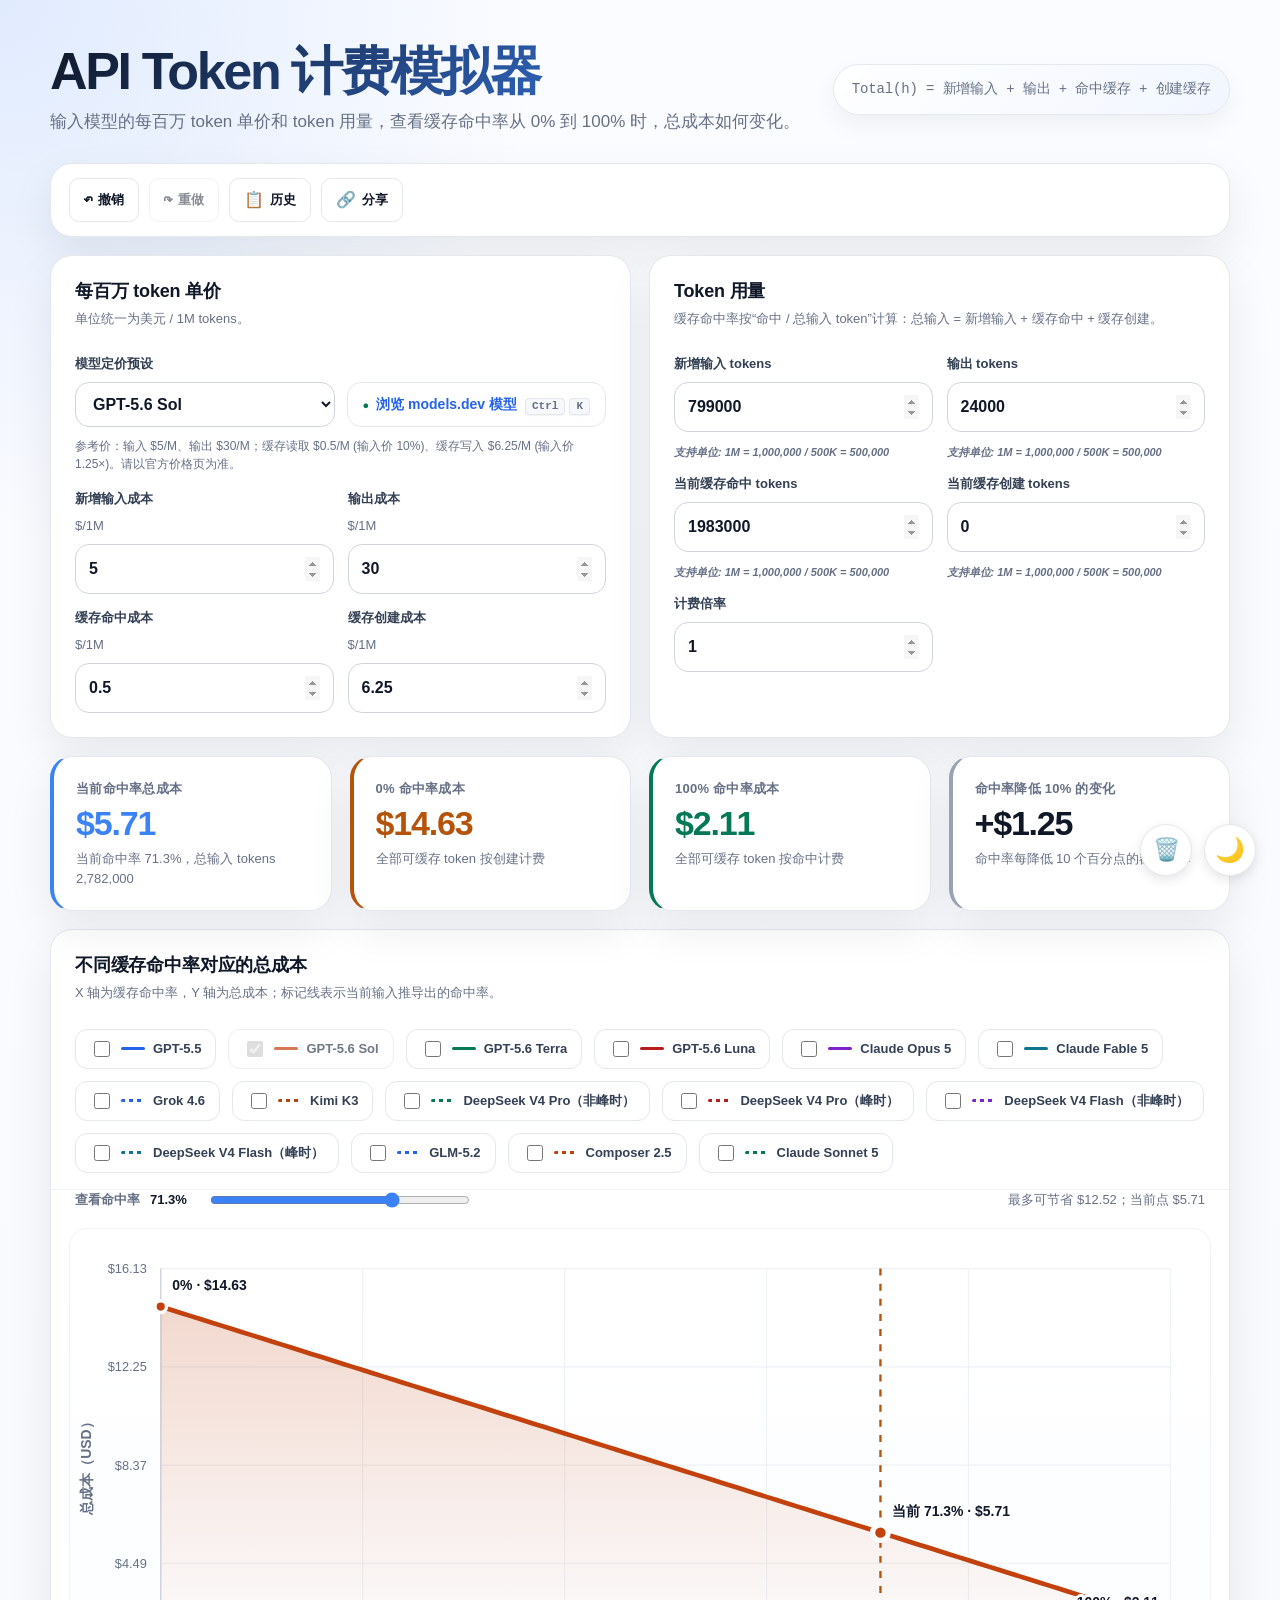
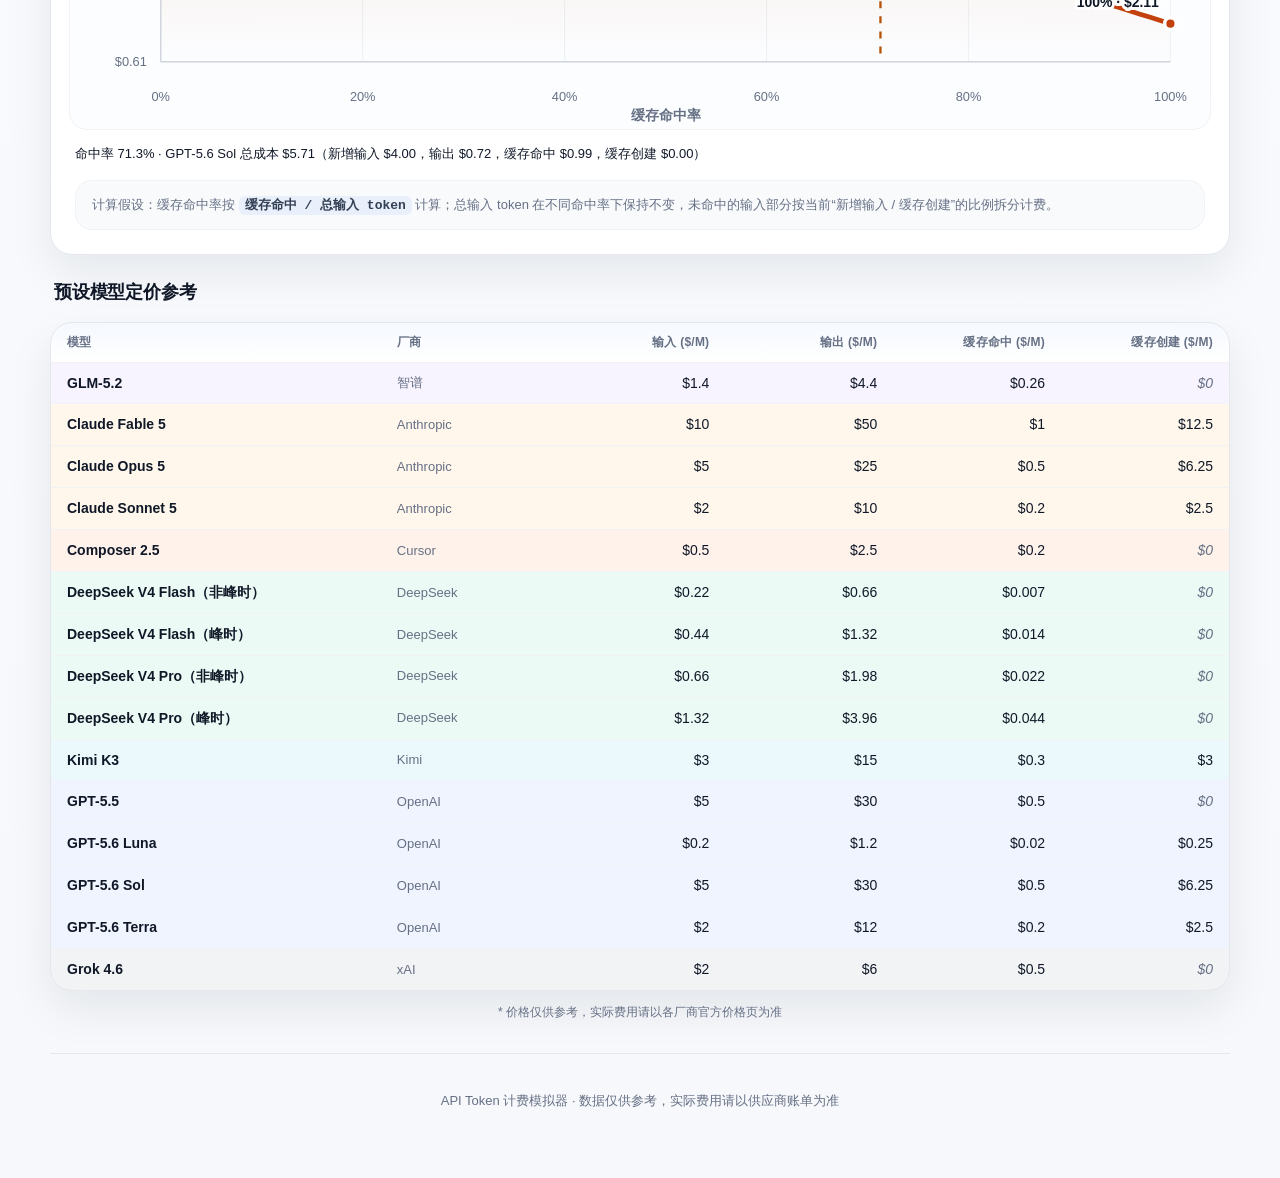
<file: index.html>
<!doctype html>
<html lang="zh-CN">
<head>
  <meta charset="utf-8">
  <meta name="viewport" content="width=device-width, initial-scale=1">
  <meta name="description" content="比较 API 模型在不同缓存命中率下的 token 成本，并浏览 models.dev 模型价格。">
  <link rel="icon" href="favicon.ico" sizes="16x16 32x32 64x64">
  <title>API Token 计费模拟器</title>
  <link rel="stylesheet" href="styles.css">
</head>
<body>
  <div class="page">
    <header>
      <div>
        <h1>API Token 计费模拟器</h1>
        <p class="lead">输入模型的每百万 token 单价和 token 用量，查看缓存命中率从 0% 到 100% 时，总成本如何变化。</p>
      </div>
      <div class="formula-pill">Total(h) = 新增输入 + 输出 + 命中缓存 + 创建缓存</div>
    </header>

    <main>
      <div class="toolbar">
        <button type="button" id="undoBtn" class="toolbar-btn" disabled title="撤销 (Ctrl+Z)">
          <span class="toolbar-icon">↶</span>
          <span>撤销</span>
        </button>
        <button type="button" id="redoBtn" class="toolbar-btn" disabled title="重做 (Ctrl+Shift+Z)">
          <span class="toolbar-icon">↷</span>
          <span>重做</span>
        </button>
        <button type="button" id="historyBtn" class="toolbar-btn" title="历史记录 (Ctrl+H)">
          <span class="toolbar-icon">📋</span>
          <span>历史</span>
        </button>
        <button type="button" id="shareBtn" class="toolbar-btn" title="分享链接">
          <span class="toolbar-icon">🔗</span>
          <span>分享</span>
        </button>
      </div>

      <section class="grid top-grid" aria-label="成本与 token 输入">
        <div class="panel">
          <div class="panel-head">
            <div>
              <h2 class="panel-title">每百万 token 单价</h2>
              <p class="panel-note">单位统一为美元 / 1M tokens。</p>
            </div>
          </div>
          <div class="preset-row">
            <div class="preset-head">
              <label>模型定价预设
                <select id="pricingPreset"></select>
              </label>
              <button type="button" id="loadModelsDev" class="md-btn"><span class="md-dot">●</span>浏览 models.dev 模型</button>
            </div>
            <p id="presetHint" class="preset-hint">预设仅用于快速填充，实际价格请以你的供应商账单或官方价格页为准。</p>
          </div>
          <div class="inputs">
            <label>新增输入成本 <span class="unit">$/1M</span>
              <input id="priceNew" type="number" min="0" step="0.0001" value="5">
            </label>
            <label>输出成本 <span class="unit">$/1M</span>
              <input id="priceOut" type="number" min="0" step="0.0001" value="30">
            </label>
            <label>缓存命中成本 <span class="unit">$/1M</span>
              <input id="priceHit" type="number" min="0" step="0.0001" value="0.5">
            </label>
            <label>缓存创建成本 <span class="unit">$/1M</span>
              <input id="priceCreate" type="number" min="0" step="0.0001" value="5">
            </label>
          </div>
        </div>

        <div class="panel">
          <div class="panel-head">
            <div>
            <h2 class="panel-title">Token 用量</h2>
              <p class="panel-note">缓存命中率按“命中 / 总输入 token”计算：总输入 = 新增输入 + 缓存命中 + 缓存创建。</p>
            </div>
          </div>
          <div class="inputs">
            <label>新增输入 tokens
              <input id="tokensNew" type="number" min="0" step="1" value="799000">
              <div class="input-hint">支持单位: 1M = 1,000,000 / 500K = 500,000</div>
            </label>
            <label>输出 tokens
              <input id="tokensOut" type="number" min="0" step="1" value="24000">
              <div class="input-hint">支持单位: 1M = 1,000,000 / 500K = 500,000</div>
            </label>
            <label>当前缓存命中 tokens
              <input id="tokensHit" type="number" min="0" step="1" value="1983000">
              <div class="input-hint">支持单位: 1M = 1,000,000 / 500K = 500,000</div>
            </label>
            <label>当前缓存创建 tokens
              <input id="tokensCreate" type="number" min="0" step="1" value="0">
              <div class="input-hint">支持单位: 1M = 1,000,000 / 500K = 500,000</div>
            </label>
            <label>计费倍率
              <input id="multiplier" type="number" min="0" step="0.01" value="1">
            </label>
          </div>
        </div>
      </section>

      <section class="grid summary-grid" aria-label="计算摘要">
        <div class="card">
          <span class="card-label">当前命中率总成本</span>
          <output id="currentCost" class="card-value">—</output>
          <div id="currentRateText" class="card-sub">—</div>
        </div>
        <div class="card">
          <span class="card-label">0% 命中率成本</span>
          <output id="zeroCost" class="card-value">—</output>
          <div class="card-sub">全部可缓存 token 按创建计费</div>
        </div>
        <div class="card">
          <span class="card-label">100% 命中率成本</span>
          <output id="fullCost" class="card-value">—</output>
          <div class="card-sub">全部可缓存 token 按命中计费</div>
        </div>
        <div class="card">
          <span class="card-label">命中率降低 10% 的变化</span>
          <output id="deltaCost" class="card-value">—</output>
          <div id="deltaText" class="card-sub">—</div>
        </div>
      </section>

      <section class="panel chart-panel" aria-label="成本曲线">
        <div class="panel-head">
          <div>
            <h2 class="panel-title">不同缓存命中率对应的总成本</h2>
            <p class="panel-note">X 轴为缓存命中率，Y 轴为总成本；标记线表示当前输入推导出的命中率。</p>
          </div>
        </div>
        <div id="modelSelector" class="model-selector">
          <!-- 模型选择器将由 JavaScript 动态生成 -->
        </div>
        <div class="chart-controls">
          <label class="chart-rate-control" for="chartRateExplorer">
            查看命中率
            <output id="chartRateValue" for="chartRateExplorer">—</output>
            <input id="chartRateExplorer" type="range" min="0" max="100" step="0.1" value="0">
          </label>
          <span id="chartStatus" class="status">—</span>
        </div>
        <div class="chart-wrap">
          <svg id="chart" viewBox="0 0 980 430" role="img" aria-label="缓存命中率与总成本折线图"></svg>
          <div id="tooltip" class="tooltip" aria-hidden="true"></div>
        </div>
        <output id="chartPointDetails" class="chart-point-details" for="chartRateExplorer" aria-live="polite">—</output>
        <div class="help">
          计算假设：缓存命中率按 <code>缓存命中 / 总输入 token</code> 计算；总输入 token 在不同命中率下保持不变，未命中的输入部分按当前“新增输入 / 缓存创建”的比例拆分计费。
          <span id="inlineWarning"></span>
        </div>
      </section>
    </main>

    <section class="pricing-table-section" aria-label="模型定价参考表">
      <h2 class="panel-title pricing-table-title">预设模型定价参考</h2>
      <div class="pricing-table-wrap">
        <table class="pricing-table">
          <thead>
            <tr>
              <th scope="col">模型</th>
              <th scope="col">厂商</th>
              <th scope="col">输入 ($/M)</th>
              <th scope="col">输出 ($/M)</th>
              <th scope="col">缓存命中 ($/M)</th>
              <th scope="col">缓存创建 ($/M)</th>
            </tr>
          </thead>
          <tbody id="pricingTableBody">
            <!-- 表格内容由 JavaScript 动态生成 -->
          </tbody>
        </table>
      </div>
      <p class="pricing-note">* 价格仅供参考，实际费用请以各厂商官方价格页为准</p>
    </section>

    <footer>
      <p>API Token 计费模拟器 · 数据仅供参考，实际费用请以供应商账单为准</p>
    </footer>
  </div>

  <button class="clear-storage" id="clearStorage" type="button" title="清理本地数据" aria-label="清理本地数据">🗑️</button>
  <button class="theme-toggle" id="themeToggle" title="切换深色/浅色模式">🌙</button>

  <div class="md-overlay" id="mdOverlay" role="dialog" aria-modal="true" aria-labelledby="mdTitle" aria-describedby="mdDescription">
    <div class="md-modal">
      <div class="md-head">
        <div>
          <div class="md-titleline">
            <span class="md-ledger-mark">$/M</span>
            <h3 id="mdTitle">models.dev 价格目录</h3>
          </div>
          <p class="md-sub" id="mdDescription">搜索、筛选并比较当前模型价格。确认后仅加入本次页面会话，不修改本地预设。</p>
        </div>
        <button type="button" class="md-close" id="mdClose" aria-label="关闭">×</button>
      </div>
      <div class="md-controls">
        <input type="search" class="md-search" id="mdSearch" placeholder="搜索模型名称、ID、family 或厂商…" autocomplete="off">
        <div class="md-filter-bar">
          <details class="md-provider-filter" id="mdProviderFilter">
            <summary id="mdProviderSummary">厂商</summary>
            <div class="md-provider-menu" id="mdProviderMenu"></div>
          </details>
          <label class="md-cache-filter">缓存支持
            <select id="mdCacheFilter">
              <option value="all">全部</option>
              <option value="supported">支持缓存</option>
              <option value="unsupported">不支持缓存</option>
            </select>
          </label>
          <button type="button" class="md-clear" id="mdClearFilters">清除筛选</button>
        </div>
        <div class="md-status" id="mdStatus" aria-live="polite"></div>
      </div>
      <div class="md-table-wrap" id="mdTableWrap">
        <table class="md-table">
          <thead>
            <tr>
              <th scope="col">模型</th>
              <th scope="col">厂商</th>
              <th scope="col" data-sort-key="contextWindow" aria-sort="none"><button type="button">Context <span aria-hidden="true">↕</span></button></th>
              <th scope="col" data-sort-key="priceInput" aria-sort="none"><button type="button">输入 <span aria-hidden="true">↕</span></button></th>
              <th scope="col" data-sort-key="priceOutput" aria-sort="none"><button type="button">输出 <span aria-hidden="true">↕</span></button></th>
              <th scope="col" data-sort-key="priceCacheRead" aria-sort="none"><button type="button">缓存读取 <span aria-hidden="true">↕</span></button></th>
              <th scope="col" data-sort-key="priceCacheWrite" aria-sort="none"><button type="button">缓存写入 <span aria-hidden="true">↕</span></button></th>
            </tr>
          </thead>
          <tbody id="mdTableBody"></tbody>
        </table>
        <div class="md-empty" id="mdEmpty" hidden></div>
      </div>
      <div class="md-confirm-bar">
        <div>
          <span class="md-selection-label">当前选择</span>
          <strong id="mdSelectedName">请先选择一个模型</strong>
          <span id="mdSelectedMeta"></span>
        </div>
        <button type="button" class="md-confirm" id="mdConfirm" disabled>使用此模型</button>
      </div>
    </div>
  </div>

  <script type="module" src="js/app.js"></script>
</body>
</html>
</file>
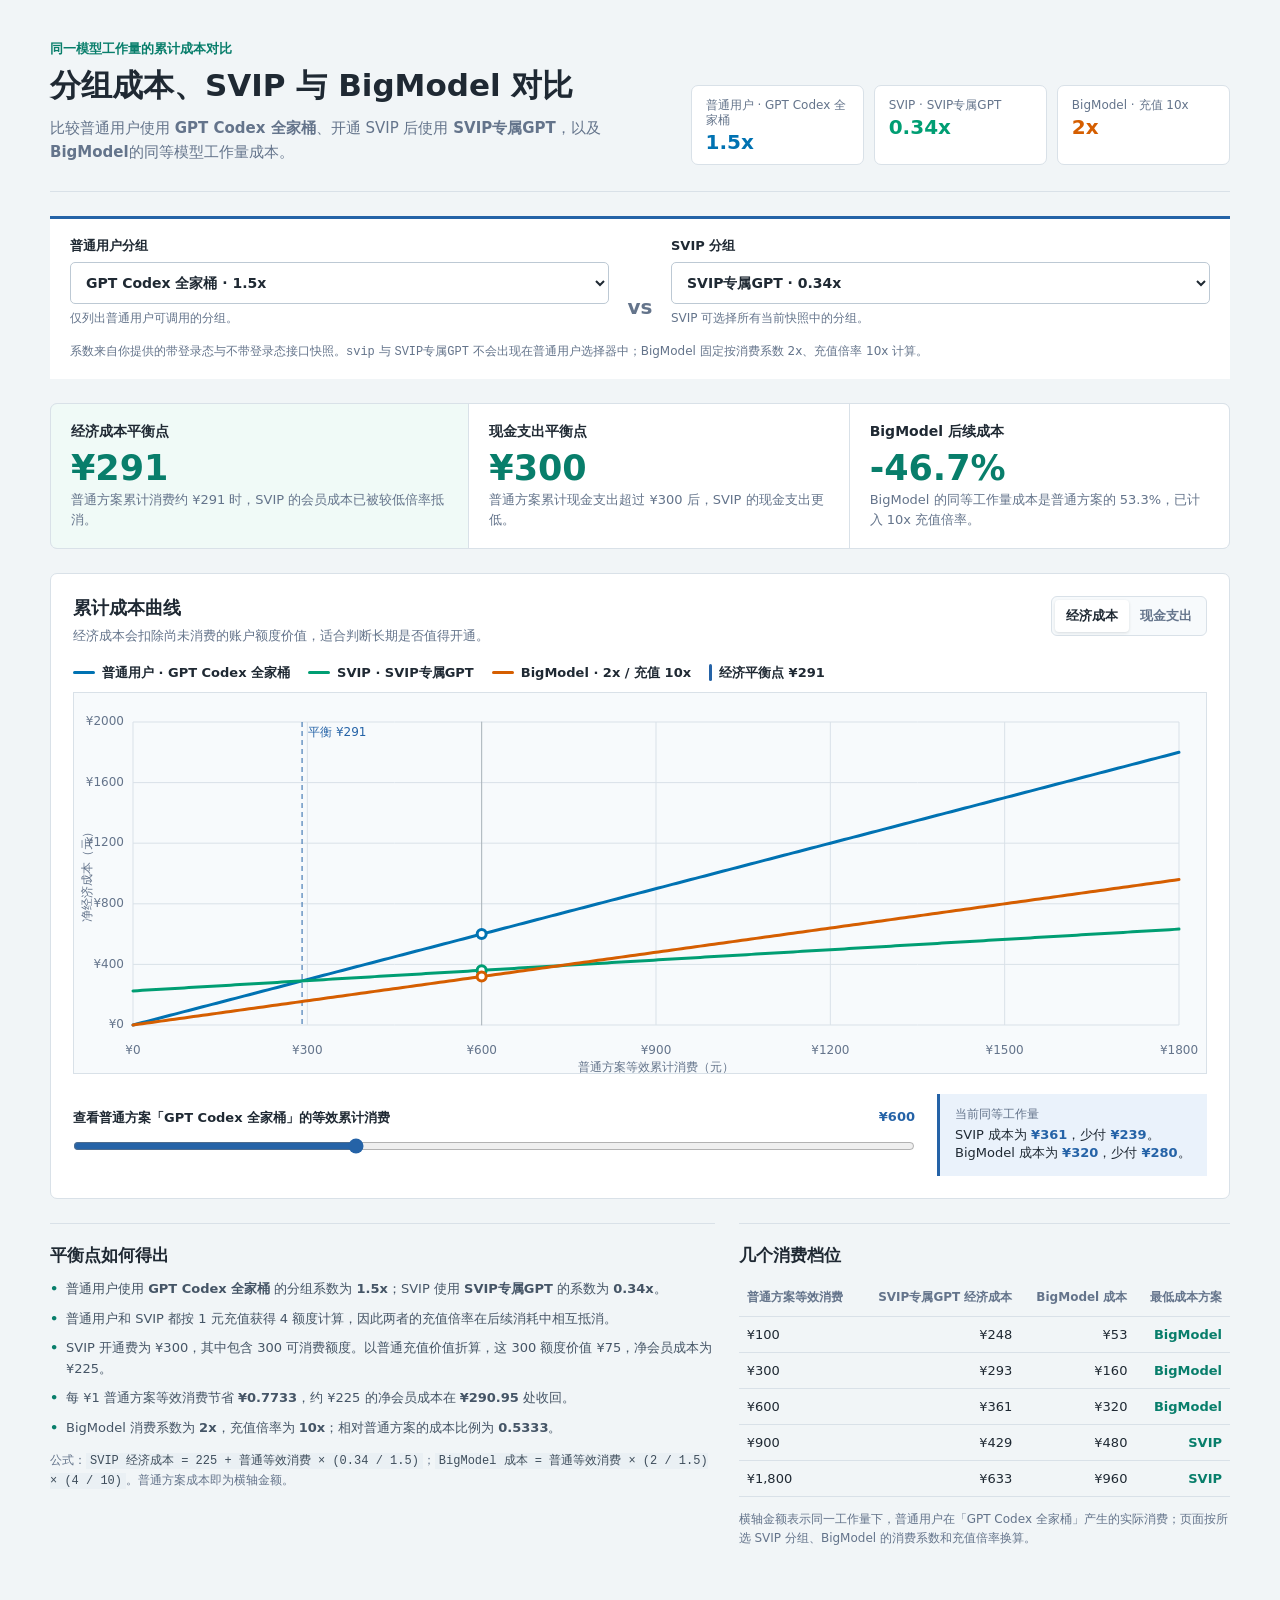
<file: group-cost-comparison.html>
<!doctype html>
<html lang="zh-CN">
  <head>
    <meta charset="UTF-8" />
    <meta name="viewport" content="width=device-width, initial-scale=1.0" />
    <title>分组成本、SVIP 与 BigModel 对比</title>
    <style>
      :root {
        color-scheme: light;
        --ink: #1f2933;
        --muted: #64748b;
        --line: #d9e1e8;
        --canvas: #f7fafc;
        --paper: #ffffff;
        --mint: #087e6b;
        --mint-soft: #e6f6f1;
        --orange: #cf5e15;
        --orange-soft: #fff1e7;
        --blue: #2563a7;
        --blue-soft: #eaf2fb;
        --red: #ad343e;
        --curve-standard: #0072b2;
        --curve-svip: #009e73;
        --curve-bigmodel: #d55e00;
        --focus: #193a6a;
        font-family: Inter, ui-sans-serif, system-ui, -apple-system, BlinkMacSystemFont,
          "Segoe UI", sans-serif;
      }

      * { box-sizing: border-box; }

      body {
        margin: 0;
        min-width: 320px;
        background: #f1f5f7;
        color: var(--ink);
      }

      main {
        width: min(1180px, calc(100% - 32px));
        margin: 0 auto;
        padding: 40px 0 52px;
      }

      .masthead {
        display: flex;
        align-items: end;
        justify-content: space-between;
        gap: 24px;
        padding-bottom: 26px;
        border-bottom: 1px solid var(--line);
      }

      .eyebrow {
        margin: 0 0 9px;
        color: var(--mint);
        font-size: 13px;
        font-weight: 750;
      }

      h1 {
        margin: 0;
        font-size: 31px;
        line-height: 1.18;
        font-weight: 760;
        letter-spacing: 0;
      }

      .subtitle {
        max-width: 690px;
        margin: 12px 0 0;
        color: var(--muted);
        font-size: 15px;
        line-height: 1.65;
      }

      .ratios {
        display: grid;
        grid-template-columns: repeat(3, minmax(116px, 1fr));
        gap: 10px;
        min-width: 380px;
      }

      .ratio {
        padding: 12px 14px;
        border: 1px solid var(--line);
        border-radius: 7px;
        background: var(--paper);
      }

      .ratio span,
      .metric-label,
      .small-label {
        display: block;
        color: var(--muted);
        font-size: 12px;
        line-height: 1.25;
      }

      .ratio strong {
        display: block;
        margin-top: 4px;
        font-size: 20px;
        line-height: 1;
      }

      .ratio.standard strong { color: var(--curve-standard); }
      .ratio.svip strong { color: var(--curve-svip); }
      .ratio.other strong { color: var(--curve-bigmodel); }

      .comparison-picker {
        display: grid;
        grid-template-columns: 1fr 34px 1fr;
        gap: 14px;
        align-items: end;
        margin: 24px 0;
        padding: 18px 20px;
        border-top: 3px solid var(--blue);
        background: var(--paper);
      }

      .picker-field { min-width: 0; }

      .picker-field label {
        display: block;
        margin-bottom: 7px;
        font-size: 13px;
        font-weight: 750;
      }

      .picker-field small {
        display: block;
        min-height: 18px;
        margin-top: 6px;
        color: var(--muted);
        font-size: 12px;
        line-height: 1.45;
      }

      select {
        width: 100%;
        min-height: 42px;
        border: 1px solid #bdc9d4;
        border-radius: 5px;
        padding: 0 34px 0 11px;
        background: var(--paper);
        color: var(--ink);
        font: inherit;
        font-size: 14px;
        font-weight: 650;
      }

      select:focus-visible {
        outline: 3px solid rgb(37 99 167 / 28%);
        outline-offset: 2px;
      }

      .compare-mark {
        display: grid;
        place-items: center;
        height: 42px;
        color: var(--muted);
        font-size: 20px;
        font-weight: 700;
      }

      .picker-note {
        grid-column: 1 / -1;
        margin: 0;
        color: var(--muted);
        font-size: 12px;
        line-height: 1.5;
      }

      .key-result {
        display: grid;
        grid-template-columns: 1.1fr 1fr 1fr;
        gap: 1px;
        margin: 24px 0;
        overflow: hidden;
        border: 1px solid var(--line);
        border-radius: 7px;
        background: var(--line);
      }

      .key-result article {
        min-height: 134px;
        padding: 19px 20px;
        background: var(--paper);
      }

      .key-result article:first-child { background: #f0faf7; }

      .key-result h2 {
        margin: 0;
        font-size: 14px;
        font-weight: 740;
      }

      .result-number {
        margin: 10px 0 4px;
        color: var(--mint);
        font-size: 35px;
        font-weight: 780;
        line-height: 1;
      }

      .result-number.is-loss { color: var(--red); }

      .result-copy {
        margin: 0;
        color: var(--muted);
        font-size: 13px;
        line-height: 1.5;
      }

      .chart-section {
        padding: 22px;
        border: 1px solid var(--line);
        border-radius: 7px;
        background: var(--paper);
      }

      .chart-head {
        display: flex;
        align-items: start;
        justify-content: space-between;
        gap: 18px;
        margin-bottom: 18px;
      }

      .chart-head h2 {
        margin: 0;
        font-size: 18px;
      }

      .chart-head p {
        margin: 6px 0 0;
        color: var(--muted);
        font-size: 13px;
        line-height: 1.5;
      }

      .mode-switch {
        display: inline-flex;
        flex: 0 0 auto;
        padding: 3px;
        border: 1px solid var(--line);
        border-radius: 6px;
        background: #f7fafc;
      }

      .mode-switch button {
        min-height: 32px;
        border: 0;
        border-radius: 4px;
        padding: 0 11px;
        background: transparent;
        color: var(--muted);
        font: inherit;
        font-size: 13px;
        font-weight: 700;
        cursor: pointer;
      }

      .mode-switch button[aria-pressed="true"] {
        background: var(--paper);
        color: var(--ink);
        box-shadow: 0 1px 3px rgb(31 41 51 / 14%);
      }

      .mode-switch button:focus-visible,
      input:focus-visible {
        outline: 3px solid rgb(37 99 167 / 28%);
        outline-offset: 2px;
      }

      .legend {
        display: flex;
        flex-wrap: wrap;
        gap: 12px 18px;
        margin-bottom: 10px;
      }

      .legend-item {
        display: inline-flex;
        align-items: center;
        gap: 7px;
        font-size: 13px;
        font-weight: 650;
      }

      .legend-line {
        width: 22px;
        height: 3px;
        border-radius: 3px;
      }

      .legend-line.standard { background: var(--curve-standard); }
      .legend-line.svip { background: var(--curve-svip); }
      .legend-line.other { background: var(--curve-bigmodel); }
      .legend-line.marker {
        width: 3px;
        height: 17px;
        background: var(--blue);
      }

      .chart-wrap {
        position: relative;
        min-height: 380px;
        border: 1px solid var(--line);
        background: var(--canvas);
      }

      canvas {
        display: block;
        width: 100%;
        height: 380px;
        cursor: crosshair;
      }

      .tooltip {
        position: absolute;
        z-index: 1;
        width: max-content;
        max-width: 220px;
        padding: 10px 11px;
        border: 1px solid #bcc9d5;
        border-radius: 5px;
        background: rgb(255 255 255 / 96%);
        box-shadow: 0 3px 13px rgb(31 41 51 / 12%);
        color: var(--ink);
        font-size: 12px;
        line-height: 1.55;
        pointer-events: none;
        transform: translate(10px, -100%);
      }

      .tooltip[hidden] { display: none; }
      .tooltip strong { display: block; margin-bottom: 3px; }

      .control-row {
        display: grid;
        grid-template-columns: minmax(0, 1fr) auto;
        gap: 22px;
        align-items: center;
        margin-top: 20px;
      }

      .range-control label {
        display: flex;
        justify-content: space-between;
        gap: 12px;
        font-size: 13px;
        font-weight: 700;
      }

      .range-control output {
        color: var(--blue);
        font-variant-numeric: tabular-nums;
      }

      input[type="range"] {
        width: 100%;
        height: 22px;
        margin: 8px 0 0;
        accent-color: var(--blue);
        cursor: pointer;
      }

      .live-comparison {
        min-width: 270px;
        padding: 13px 15px;
        border-left: 3px solid var(--blue);
        background: var(--blue-soft);
      }

      .live-comparison p { margin: 4px 0 0; font-size: 13px; line-height: 1.45; }
      .live-comparison strong { color: var(--blue); font-variant-numeric: tabular-nums; }

      .details {
        display: grid;
        grid-template-columns: minmax(0, 1.15fr) minmax(300px, 0.85fr);
        gap: 24px;
        margin-top: 24px;
      }

      .details section {
        padding: 20px 0;
        border-top: 1px solid var(--line);
      }

      .details h2 { margin: 0 0 12px; font-size: 17px; }

      .assumptions {
        display: grid;
        gap: 9px;
        margin: 0;
        padding: 0;
        list-style: none;
      }

      .assumptions li {
        position: relative;
        padding-left: 16px;
        color: #455566;
        font-size: 13px;
        line-height: 1.58;
      }

      .assumptions li::before {
        position: absolute;
        left: 0;
        color: var(--mint);
        content: "•";
        font-weight: 900;
      }

      table { width: 100%; border-collapse: collapse; font-size: 13px; }
      th, td { padding: 10px 8px; border-bottom: 1px solid var(--line); text-align: right; }
      th:first-child, td:first-child { text-align: left; }
      th { color: var(--muted); font-size: 12px; font-weight: 720; }
      td { font-variant-numeric: tabular-nums; }
      .save { color: var(--mint); font-weight: 760; }

      .scenario-table-wrap { overflow-x: auto; }

      .method {
        margin: 13px 0 0;
        color: var(--muted);
        font-size: 12px;
        line-height: 1.55;
      }

      .method code {
        padding: 1px 4px;
        background: #eaf0f4;
        color: #3e4d5b;
        font-family: ui-monospace, SFMono-Regular, Menlo, Consolas, monospace;
      }

      @media (max-width: 760px) {
        main { width: min(100% - 24px, 1180px); padding-top: 24px; }
        .masthead, .chart-head { align-items: stretch; flex-direction: column; }
        .ratios { min-width: 0; }
        .key-result { grid-template-columns: 1fr; }
        .comparison-picker { grid-template-columns: 1fr; gap: 12px; padding: 15px; }
        .compare-mark { display: none; }
        .key-result article { min-height: auto; }
        .chart-section { padding: 14px; }
        .chart-wrap, canvas { min-height: 320px; height: 320px; }
        .control-row, .details { grid-template-columns: 1fr; gap: 16px; }
        .live-comparison { min-width: 0; }
        .mode-switch { width: 100%; }
        .mode-switch button { flex: 1; }
        h1 { font-size: 27px; }
        .result-number { font-size: 31px; }
      }
    </style>
  </head>
  <body>
    <main>
      <header class="masthead">
        <div>
          <p class="eyebrow">同一模型工作量的累计成本对比</p>
          <h1>分组成本、SVIP 与 BigModel 对比</h1>
          <p class="subtitle" id="match-subtitle"></p>
        </div>
        <div class="ratios" aria-label="本次计算的分组系数">
          <div class="ratio standard">
            <span id="standard-ratio-label">普通用户 · GPT Codex 全家桶</span>
            <strong id="standard-ratio-value">1.50x</strong>
          </div>
          <div class="ratio svip">
            <span id="svip-ratio-label">SVIP · SVIP专属GPT</span>
            <strong id="svip-ratio-value">0.34x</strong>
          </div>
          <div class="ratio other">
            <span id="other-ratio-label">BigModel · 充值 10x</span>
            <strong id="other-ratio-value">2x</strong>
          </div>
        </div>
      </header>

      <section class="comparison-picker" aria-label="选择对比的分组">
        <div class="picker-field">
          <label for="standard-group">普通用户分组</label>
          <select id="standard-group"></select>
          <small>仅列出普通用户可调用的分组。</small>
        </div>
        <div class="compare-mark" aria-hidden="true">vs</div>
        <div class="picker-field">
          <label for="svip-group">SVIP 分组</label>
          <select id="svip-group"></select>
          <small>SVIP 可选择所有当前快照中的分组。</small>
        </div>
        <p class="picker-note">系数来自你提供的带登录态与不带登录态接口快照。<code>svip</code> 与 <code>SVIP专属GPT</code> 不会出现在普通用户选择器中；BigModel 固定按消费系数 2x、充值倍率 10x 计算。</p>
      </section>

      <section class="key-result" aria-label="结论">
        <article>
          <h2>经济成本平衡点</h2>
          <p class="result-number" id="economic-break-number">¥291</p>
          <p class="result-copy" id="economic-break-copy"></p>
        </article>
        <article>
          <h2>现金支出平衡点</h2>
          <p class="result-number" id="cash-break-number">¥300</p>
          <p class="result-copy" id="cash-break-copy"></p>
        </article>
        <article>
          <h2>BigModel 后续成本</h2>
          <p class="result-number" id="other-marginal-number">-52.0%</p>
          <p class="result-copy" id="other-marginal-copy"></p>
        </article>
      </section>

      <section class="chart-section" aria-labelledby="chart-title">
        <div class="chart-head">
          <div>
            <h2 id="chart-title">累计成本曲线</h2>
            <p id="chart-description">经济成本会扣除尚未消费的账户额度价值，适合判断长期是否值得开通。</p>
          </div>
          <div class="mode-switch" aria-label="成本口径">
            <button type="button" data-mode="economic" aria-pressed="true">经济成本</button>
            <button type="button" data-mode="cash" aria-pressed="false">现金支出</button>
          </div>
        </div>

        <div class="legend" aria-hidden="true">
          <span class="legend-item"><i class="legend-line standard"></i><span id="standard-legend">普通用户 · GPT Codex 全家桶</span></span>
          <span class="legend-item"><i class="legend-line svip"></i><span id="svip-legend">SVIP · SVIP专属GPT</span></span>
          <span class="legend-item"><i class="legend-line other"></i><span id="other-legend">BigModel · 2x / 充值 10x</span></span>
          <span class="legend-item"><i class="legend-line marker"></i><span id="break-label">经济平衡点 ¥291</span></span>
        </div>

        <div class="chart-wrap" id="chart-wrap">
          <canvas id="cost-chart" aria-label="普通用户和 SVIP 的累计成本折线图" role="img"></canvas>
          <div class="tooltip" id="tooltip" hidden></div>
        </div>

        <div class="control-row">
          <div class="range-control">
            <label for="spend-range">
              <span id="range-label">查看普通用户的等效累计消费</span>
              <output id="spend-output" for="spend-range">¥600</output>
            </label>
            <input id="spend-range" type="range" min="0" max="1800" step="10" value="600" />
          </div>
          <aside class="live-comparison" aria-live="polite">
            <span class="small-label">当前同等工作量</span>
            <p id="live-copy"></p>
          </aside>
        </div>
      </section>

      <div class="details">
        <section>
          <h2>平衡点如何得出</h2>
          <ul class="assumptions">
            <li id="ratio-assumption"></li>
            <li>普通用户和 SVIP 都按 1 元充值获得 4 额度计算，因此两者的充值倍率在后续消耗中相互抵消。</li>
            <li>SVIP 开通费为 ¥300，其中包含 300 可消费额度。以普通充值价值折算，这 300 额度价值 ¥75，净会员成本为 ¥225。</li>
            <li id="savings-assumption"></li>
            <li id="other-assumption"></li>
          </ul>
          <p class="method" id="formula"></p>
        </section>

        <section>
          <h2>几个消费档位</h2>
          <div class="scenario-table-wrap">
            <table>
              <thead>
                <tr>
                  <th>普通方案等效消费</th>
                  <th id="scenario-svip-heading">SVIP 经济成本</th>
                  <th id="scenario-other-heading">BigModel 成本</th>
                  <th id="scenario-lowest-heading">最低成本方案</th>
                </tr>
              </thead>
              <tbody id="scenario-table"></tbody>
            </table>
          </div>
          <p class="method" id="scenario-note"></p>
        </section>
      </div>
    </main>

    <script>
      (() => {
        const MEMBERSHIP_CASH = 300;
        const MEMBERSHIP_CREDIT = 300;
        const RECHARGE_MULTIPLIER = 4;
        const MEMBERSHIP_NET_COST = MEMBERSHIP_CASH - MEMBERSHIP_CREDIT / RECHARGE_MULTIPLIER;
        const OTHER_PROVIDER = {
          name: 'BigModel',
          coefficient: 2,
          rechargeMultiplier: 10,
        };

        // Ratio snapshots taken from the two pricing responses supplied in this conversation.
        const GROUPS = [
          { id: 'bedrock', name: 'BedRock', standard: 12, svip: 8.8 },
          { id: 'cc-kiro-ultra', name: 'CC-Kiro-ultra', standard: 4, svip: 2 },
          { id: 'cc-limited', name: 'CC限时满血特价', standard: 2, svip: 1 },
          { id: 'openclaw', name: 'Claude Code Openclaw专属号池', standard: 5, svip: 3.96 },
          { id: 'kiro-1', name: 'ClaudeCode Kiro-1', standard: 0.8, svip: 0.4 },
          { id: 'gpt-codex', name: 'GPT Codex 全家桶', standard: 1.5, svip: 0.8 },
          { id: 'github-copilot', name: 'Github-copilot', standard: 2.6, svip: 2.6 },
          { id: 'openai-key', name: 'OpenAI官key', standard: 17, svip: 15.6 },
          { id: 'svip-gpt', name: 'SVIP专属GPT', standard: null, svip: 0.34, svipOnly: true },
          { id: 'vertex-claude', name: 'Vertex Claude官渠', standard: 11, svip: 9.4 },
          { id: 'banana-pro', name: 'banana Pro 官转', standard: 2, svip: 1 },
          { id: 'svip', name: 'svip', standard: null, svip: 0.5, svipOnly: true },
          { id: 'bug-max', name: '【Bug】Claude code Max', standard: 0.8, svip: 0.8 },
          { id: 'proxy-max', name: '【代理外接版】Claude code Max', standard: 6, svip: 4 },
          { id: 'stable-max', name: '【稳定版】Claude code Max', standard: 7, svip: 3.2 },
          { id: 'restricted-max', name: '【限制外接】Claude code Max', standard: 8, svip: 5 },
          { id: 'public', name: '公益', standard: 0.3, svip: 0.2 },
          { id: 'domestic', name: '国产Token计划', standard: 4, svip: 2 },
          { id: 'overseas', name: '海外稳定模型分组', standard: 18, svip: 14 },
        ];

        const canvas = document.getElementById('cost-chart');
        const context = canvas.getContext('2d');
        const tooltip = document.getElementById('tooltip');
        const range = document.getElementById('spend-range');
        const rangeOutput = document.getElementById('spend-output');
        const liveCopy = document.getElementById('live-copy');
        const chartDescription = document.getElementById('chart-description');
        const breakLabel = document.getElementById('break-label');
        const scenarioTable = document.getElementById('scenario-table');
        const buttons = [...document.querySelectorAll('[data-mode]')];
        const standardSelect = document.getElementById('standard-group');
        const svipSelect = document.getElementById('svip-group');
        const subtitle = document.getElementById('match-subtitle');
        const standardRatioLabel = document.getElementById('standard-ratio-label');
        const standardRatioValue = document.getElementById('standard-ratio-value');
        const svipRatioLabel = document.getElementById('svip-ratio-label');
        const svipRatioValue = document.getElementById('svip-ratio-value');
        const otherRatioLabel = document.getElementById('other-ratio-label');
        const otherRatioValue = document.getElementById('other-ratio-value');
        const standardLegend = document.getElementById('standard-legend');
        const svipLegend = document.getElementById('svip-legend');
        const otherLegend = document.getElementById('other-legend');
        const rangeLabel = document.getElementById('range-label');
        const economicBreakNumber = document.getElementById('economic-break-number');
        const economicBreakCopy = document.getElementById('economic-break-copy');
        const cashBreakNumber = document.getElementById('cash-break-number');
        const cashBreakCopy = document.getElementById('cash-break-copy');
        const otherMarginalNumber = document.getElementById('other-marginal-number');
        const otherMarginalCopy = document.getElementById('other-marginal-copy');
        const ratioAssumption = document.getElementById('ratio-assumption');
        const savingsAssumption = document.getElementById('savings-assumption');
        const otherAssumption = document.getElementById('other-assumption');
        const formula = document.getElementById('formula');
        const scenarioSvipHeading = document.getElementById('scenario-svip-heading');
        const scenarioOtherHeading = document.getElementById('scenario-other-heading');
        const scenarioLowestHeading = document.getElementById('scenario-lowest-heading');
        const scenarioNote = document.getElementById('scenario-note');
        let mode = 'economic';
        let pointerSpend = null;

        const money = (value, fraction = 0) =>
          new Intl.NumberFormat('zh-CN', {
            style: 'currency',
            currency: 'CNY',
            minimumFractionDigits: fraction,
            maximumFractionDigits: fraction,
          }).format(value);

        const ratioText = (value) => `${Number(value.toFixed(2))}x`;

        function getGroup(id) {
          return GROUPS.find((group) => group.id === id);
        }

        function comparison() {
          const standard = getGroup(standardSelect.value);
          const svip = getGroup(svipSelect.value);
          const variableRatio = svip.svip / standard.standard;
          const otherRatio =
            (OTHER_PROVIDER.coefficient / standard.standard) *
            (RECHARGE_MULTIPLIER / OTHER_PROVIDER.rechargeMultiplier);
          const svipCheaper = variableRatio < 1;
          const economicBreakEven = svipCheaper
            ? MEMBERSHIP_NET_COST / (1 - variableRatio)
            : null;
          const cashBreakEven = svipCheaper
            ? Math.max(MEMBERSHIP_CASH, economicBreakEven)
            : null;
          return {
            standard,
            svip,
            variableRatio,
            otherRatio,
            svipCheaper,
            economicBreakEven,
            cashBreakEven,
          };
        }

        function economicSvipCost(normalSpend, current = comparison()) {
          return MEMBERSHIP_NET_COST + normalSpend * current.variableRatio;
        }

        function cashSvipCost(normalSpend, current = comparison()) {
          const neededCredits = normalSpend * current.variableRatio * RECHARGE_MULTIPLIER;
          if (neededCredits <= MEMBERSHIP_CREDIT) return MEMBERSHIP_CASH;
          return MEMBERSHIP_CASH + (neededCredits - MEMBERSHIP_CREDIT) / RECHARGE_MULTIPLIER;
        }

        function svipCost(normalSpend, current = comparison()) {
          return mode === 'economic'
            ? economicSvipCost(normalSpend, current)
            : cashSvipCost(normalSpend, current);
        }

        function otherCost(normalSpend, current = comparison()) {
          return normalSpend * current.otherRatio;
        }

        function populateSelects() {
          const addOptions = (select, groups, ratioField) => {
            const fragment = document.createDocumentFragment();
            groups.forEach((group) => {
              const option = document.createElement('option');
              option.value = group.id;
              option.textContent = `${group.name} · ${ratioText(group[ratioField])}`;
              fragment.append(option);
            });
            select.replaceChildren(fragment);
          };

          addOptions(standardSelect, GROUPS.filter((group) => group.standard !== null), 'standard');
          addOptions(svipSelect, GROUPS, 'svip');
          standardSelect.value = 'gpt-codex';
          svipSelect.value = 'svip-gpt';
        }

        function setResult(number, copy, value, text, isLoss = false) {
          number.textContent = value;
          number.classList.toggle('is-loss', isLoss);
          copy.textContent = text;
        }

        function updateSummary() {
          const current = comparison();
          const standardName = current.standard.name;
          const svipName = current.svip.name;

          subtitle.innerHTML = `比较普通用户使用 <strong>${standardName}</strong>、开通 SVIP 后使用 <strong>${svipName}</strong>，以及<strong>${OTHER_PROVIDER.name}</strong>的同等模型工作量成本。`;
          standardRatioLabel.textContent = `普通用户 · ${standardName}`;
          standardRatioValue.textContent = ratioText(current.standard.standard);
          svipRatioLabel.textContent = `SVIP · ${svipName}`;
          svipRatioValue.textContent = ratioText(current.svip.svip);
          otherRatioLabel.textContent = `${OTHER_PROVIDER.name} · 充值 ${OTHER_PROVIDER.rechargeMultiplier}x`;
          otherRatioValue.textContent = ratioText(OTHER_PROVIDER.coefficient);
          standardLegend.textContent = `普通用户 · ${standardName}`;
          svipLegend.textContent = `SVIP · ${svipName}`;
          otherLegend.textContent = `${OTHER_PROVIDER.name} · ${ratioText(OTHER_PROVIDER.coefficient)} / 充值 ${OTHER_PROVIDER.rechargeMultiplier}x`;
          rangeLabel.textContent = `查看普通方案「${standardName}」的等效累计消费`;
          canvas.setAttribute('aria-label', `普通用户 ${standardName}、SVIP ${svipName} 与${OTHER_PROVIDER.name}的累计成本折线图`);
          ratioAssumption.innerHTML = `普通用户使用 <strong>${standardName}</strong> 的分组系数为 <strong>${ratioText(current.standard.standard)}</strong>；SVIP 使用 <strong>${svipName}</strong> 的系数为 <strong>${ratioText(current.svip.svip)}</strong>。`;

          if (current.svipCheaper) {
            setResult(
              economicBreakNumber,
              economicBreakCopy,
              money(current.economicBreakEven),
              `普通方案累计消费约 ${money(current.economicBreakEven)} 时，SVIP 的会员成本已被较低倍率抵消。`
            );
            setResult(
              cashBreakNumber,
              cashBreakCopy,
              money(current.cashBreakEven),
              `普通方案累计现金支出超过 ${money(current.cashBreakEven)} 后，SVIP 的现金支出更低。`
            );
            savingsAssumption.innerHTML = `每 ¥1 普通方案等效消费节省 <strong>¥${(1 - current.variableRatio).toFixed(4)}</strong>，约 ¥225 的净会员成本在 <strong>${money(current.economicBreakEven, 2)}</strong> 处收回。`;
          } else {
            setResult(
              economicBreakNumber,
              economicBreakCopy,
              '不回本',
              `${svipName} 的后续倍率不低于普通方案，无法通过消费抵消开通 SVIP 的净成本。`,
              true
            );
            setResult(
              cashBreakNumber,
              cashBreakCopy,
              '不回本',
              `即使不计资金占用，所选 SVIP 分组也不会低于普通方案的累计现金支出。`,
              true
            );
            savingsAssumption.innerHTML = `所选 SVIP 分组的变量成本比普通方案高 <strong>¥${(current.variableRatio - 1).toFixed(4)}</strong> / 每 ¥1 等效消费，会员成本不会收回。`;
          }

          const otherPercentage = Math.abs((1 - current.otherRatio) * 100);
          const otherIsCheaper = current.otherRatio < 1;
          setResult(
            otherMarginalNumber,
            otherMarginalCopy,
            `${otherIsCheaper ? '-' : '+'}${otherPercentage.toFixed(1)}%`,
            `${OTHER_PROVIDER.name} 的同等工作量成本是普通方案的 ${(current.otherRatio * 100).toFixed(1)}%，已计入 ${OTHER_PROVIDER.rechargeMultiplier}x 充值倍率。`,
            !otherIsCheaper
          );
          otherAssumption.innerHTML = `${OTHER_PROVIDER.name} 消费系数为 <strong>${ratioText(OTHER_PROVIDER.coefficient)}</strong>，充值倍率为 <strong>${OTHER_PROVIDER.rechargeMultiplier}x</strong>；相对普通方案的成本比例为 <strong>${current.otherRatio.toFixed(4)}</strong>。`;
          formula.innerHTML = `公式：<code>SVIP 经济成本 = 225 + 普通等效消费 × (${current.svip.svip} / ${current.standard.standard})</code>；<code>${OTHER_PROVIDER.name} 成本 = 普通等效消费 × (${OTHER_PROVIDER.coefficient} / ${current.standard.standard}) × (${RECHARGE_MULTIPLIER} / ${OTHER_PROVIDER.rechargeMultiplier})</code>。普通方案成本即为横轴金额。`;
          scenarioSvipHeading.textContent = `${svipName} ${mode === 'economic' ? '经济成本' : '现金支出'}`;
          scenarioOtherHeading.textContent = `${OTHER_PROVIDER.name} 成本`;
          scenarioLowestHeading.textContent = '最低成本方案';
          scenarioNote.textContent = `横轴金额表示同一工作量下，普通用户在「${standardName}」产生的实际消费；页面按所选 SVIP 分组、BigModel 的消费系数和充值倍率换算。`;
        }

        function syncRangeMaximum(current = comparison()) {
          const target = Math.max(1800, current.cashBreakEven ? current.cashBreakEven * 1.3 : 0);
          const maximum = Math.ceil(target / 100) * 100;
          range.max = String(maximum);
          if (Number(range.value) > maximum) range.value = String(maximum);
        }

        function updateLiveText() {
          const current = comparison();
          const normalSpend = Number(range.value);
          const currentSvip = svipCost(normalSpend, current);
          const currentOther = otherCost(normalSpend, current);
          rangeOutput.textContent = money(normalSpend);
          const compareCopy = (name, cost) => {
            const difference = normalSpend - cost;
            if (Math.abs(difference) < 0.01) {
              return `${name} 与普通方案同为 <strong>${money(normalSpend)}</strong>。`;
            }
            if (difference > 0) {
              return `${name} 成本为 <strong>${money(cost)}</strong>，少付 <strong>${money(difference)}</strong>。`;
            }
            return `${name} 成本为 <strong>${money(cost)}</strong>，多付 <strong>${money(-difference)}</strong>。`;
          };

          liveCopy.innerHTML = `${compareCopy('SVIP', currentSvip)}<br>${compareCopy(OTHER_PROVIDER.name, currentOther)}`;
        }

        function populateScenarios() {
          const current = comparison();
          const maximum = Number(range.max);
          const points = [...new Set([100, 300, 600, Math.round(maximum / 2 / 100) * 100, maximum])]
            .filter((point) => point <= maximum)
            .sort((first, second) => first - second);
          scenarioTable.innerHTML = points
            .map((normalSpend) => {
              const svip = svipCost(normalSpend, current);
              const other = otherCost(normalSpend, current);
              const lowest = [
                { name: '普通方案', cost: normalSpend },
                { name: 'SVIP', cost: svip },
                { name: OTHER_PROVIDER.name, cost: other },
              ].reduce((candidate, item) => (item.cost < candidate.cost ? item : candidate));
              return `<tr>
                <td>${money(normalSpend)}</td>
                <td>${money(svip)}</td>
                <td>${money(other)}</td>
                <td class="save">${lowest.name}</td>
              </tr>`;
            })
            .join('');
        }

        function niceMax(value) {
          const magnitude = 10 ** Math.floor(Math.log10(Math.max(value, 1)));
          const normalized = value / magnitude;
          const nice = normalized <= 1 ? 1 : normalized <= 2 ? 2 : normalized <= 5 ? 5 : 10;
          return nice * magnitude;
        }

        function drawChart() {
          const current = comparison();
          const bounds = canvas.getBoundingClientRect();
          const dpr = window.devicePixelRatio || 1;
          const width = Math.max(1, Math.round(bounds.width));
          const height = Math.max(1, Math.round(bounds.height));
          canvas.width = Math.round(width * dpr);
          canvas.height = Math.round(height * dpr);
          context.setTransform(dpr, 0, 0, dpr, 0, 0);
          context.clearRect(0, 0, width, height);

          const compact = width < 560;
          const padding = { left: compact ? 48 : 59, right: compact ? 16 : 27, top: 29, bottom: 48 };
          const chartWidth = width - padding.left - padding.right;
          const chartHeight = height - padding.top - padding.bottom;
          const xMax = Number(range.max);
          const breakEven = mode === 'economic' ? current.economicBreakEven : current.cashBreakEven;
          const maxValue = Math.max(xMax, svipCost(xMax, current), otherCost(xMax, current), breakEven || 0) * 1.06;
          const yMax = niceMax(maxValue);
          const xToPx = (x) => padding.left + (x / xMax) * chartWidth;
          const yToPx = (y) => padding.top + chartHeight - (y / yMax) * chartHeight;

          context.font = '12px Inter, ui-sans-serif, system-ui, sans-serif';
          context.textBaseline = 'middle';
          context.strokeStyle = '#d9e1e8';
          context.fillStyle = '#64748b';
          context.lineWidth = 1;

          const yTicks = 5;
          for (let tick = 0; tick <= yTicks; tick += 1) {
            const value = (yMax / yTicks) * tick;
            const y = yToPx(value);
            context.beginPath();
            context.moveTo(padding.left, y);
            context.lineTo(width - padding.right, y);
            context.stroke();
            context.textAlign = 'right';
            context.fillText(`¥${Math.round(value)}`, padding.left - 9, y);
          }

          const xTicks = compact ? 3 : 6;
          for (let tick = 0; tick <= xTicks; tick += 1) {
            const value = (xMax / xTicks) * tick;
            const x = xToPx(value);
            context.beginPath();
            context.moveTo(x, padding.top);
            context.lineTo(x, padding.top + chartHeight);
            context.stroke();
            context.textAlign = 'center';
            context.fillText(`¥${Math.round(value)}`, x, height - 22);
          }

          if (breakEven !== null && breakEven <= xMax) {
            const breakX = xToPx(breakEven);
            context.save();
            context.setLineDash([5, 4]);
            context.strokeStyle = '#2563a7';
            context.beginPath();
            context.moveTo(breakX, padding.top);
            context.lineTo(breakX, padding.top + chartHeight);
            context.stroke();
            context.restore();

            context.fillStyle = '#2563a7';
            context.textAlign = breakX > width - 145 ? 'right' : 'left';
            context.fillText(`平衡 ¥${Math.round(breakEven)}`, breakX + (breakX > width - 145 ? -6 : 6), padding.top + 11);
          }

          function pathFor(fn, color, lineWidth = 3) {
            context.beginPath();
            for (let x = 0; x <= xMax; x += Math.max(8, xMax / 240)) {
              const px = xToPx(x);
              const py = yToPx(fn(x));
              if (x === 0) context.moveTo(px, py);
              else context.lineTo(px, py);
            }
            context.strokeStyle = color;
            context.lineWidth = lineWidth;
            context.lineJoin = 'round';
            context.lineCap = 'round';
            context.stroke();
          }

          pathFor((x) => x, '#0072b2');
          pathFor((x) => svipCost(x, current), '#009e73');
          pathFor((x) => otherCost(x, current), '#d55e00');

          const selectedSpend = pointerSpend === null ? Number(range.value) : pointerSpend;
          const selectedX = xToPx(selectedSpend);
          const selectedStandardY = yToPx(selectedSpend);
          const selectedSvipY = yToPx(svipCost(selectedSpend, current));
          const selectedOtherY = yToPx(otherCost(selectedSpend, current));
          context.strokeStyle = 'rgba(31, 41, 51, 0.25)';
          context.lineWidth = 1;
          context.beginPath();
          context.moveTo(selectedX, padding.top);
          context.lineTo(selectedX, padding.top + chartHeight);
          context.stroke();

          [[selectedStandardY, '#0072b2'], [selectedSvipY, '#009e73'], [selectedOtherY, '#d55e00']].forEach(([y, color]) => {
            context.beginPath();
            context.fillStyle = '#ffffff';
            context.strokeStyle = color;
            context.lineWidth = 3;
            context.arc(selectedX, y, 4.5, 0, Math.PI * 2);
            context.fill();
            context.stroke();
          });

          context.fillStyle = '#64748b';
          context.textAlign = 'center';
          context.fillText('普通方案等效累计消费（元）', padding.left + chartWidth / 2, height - 5);
          context.save();
          context.translate(14, padding.top + chartHeight / 2);
          context.rotate(-Math.PI / 2);
          context.fillText(mode === 'economic' ? '净经济成本（元）' : '累计现金支出（元）', 0, 0);
          context.restore();
        }

        function showTooltip(clientX, clientY) {
          const current = comparison();
          const rect = canvas.getBoundingClientRect();
          const width = rect.width;
          const padding = { left: width < 560 ? 48 : 59, right: width < 560 ? 16 : 27 };
          const localX = Math.max(padding.left, Math.min(clientX - rect.left, width - padding.right));
          pointerSpend = ((localX - padding.left) / (width - padding.left - padding.right)) * Number(range.max);
          const normalSpend = Math.round(pointerSpend / 10) * 10;
          pointerSpend = normalSpend;
          const svip = svipCost(normalSpend, current);
          const other = otherCost(normalSpend, current);
          tooltip.innerHTML = `<strong>等效消费 ${money(normalSpend)}</strong>${current.standard.name}：${money(normalSpend)}<br>${current.svip.name}：${money(svip)}<br>${OTHER_PROVIDER.name}：${money(other)}`;
          tooltip.hidden = false;
          const tooltipX = Math.min(Math.max(clientX - rect.left, 70), rect.width - 180);
          const tooltipY = Math.max(clientY - rect.top, 80);
          tooltip.style.left = `${tooltipX}px`;
          tooltip.style.top = `${tooltipY}px`;
          drawChart();
        }

        function updateModeCopy() {
          const current = comparison();
          const breakEven = mode === 'economic' ? current.economicBreakEven : current.cashBreakEven;
          if (mode === 'economic') {
            chartDescription.textContent = '经济成本会扣除尚未消费的账户额度价值，适合判断长期是否值得开通。';
            breakLabel.textContent = breakEven === null ? '所选组合不回本' : `经济平衡点 ¥${Math.round(breakEven)}`;
          } else {
            chartDescription.textContent = '现金支出把开通 SVIP 的 ¥300 一次性支付计入，适合判断实际资金何时回本。';
            breakLabel.textContent = breakEven === null ? '所选组合不回本' : `现金平衡点 ¥${Math.round(breakEven)}`;
          }
        }

        function refresh() {
          updateLiveText();
          drawChart();
        }

        function applyComparison() {
          pointerSpend = null;
          syncRangeMaximum();
          updateSummary();
          updateModeCopy();
          populateScenarios();
          refresh();
        }

        range.addEventListener('input', () => {
          pointerSpend = null;
          refresh();
        });

        [standardSelect, svipSelect].forEach((select) => {
          select.addEventListener('change', applyComparison);
        });

        buttons.forEach((button) => {
          button.addEventListener('click', () => {
            mode = button.dataset.mode;
            buttons.forEach((item) => item.setAttribute('aria-pressed', String(item === button)));
            pointerSpend = null;
            updateSummary();
            updateModeCopy();
            populateScenarios();
            refresh();
          });
        });

        canvas.addEventListener('pointermove', (event) => showTooltip(event.clientX, event.clientY));
        canvas.addEventListener('pointerleave', () => {
          pointerSpend = null;
          tooltip.hidden = true;
          drawChart();
        });
        window.addEventListener('resize', drawChart);

        populateSelects();
        applyComparison();
      })();
    </script>
  </body>
</html>
</file>
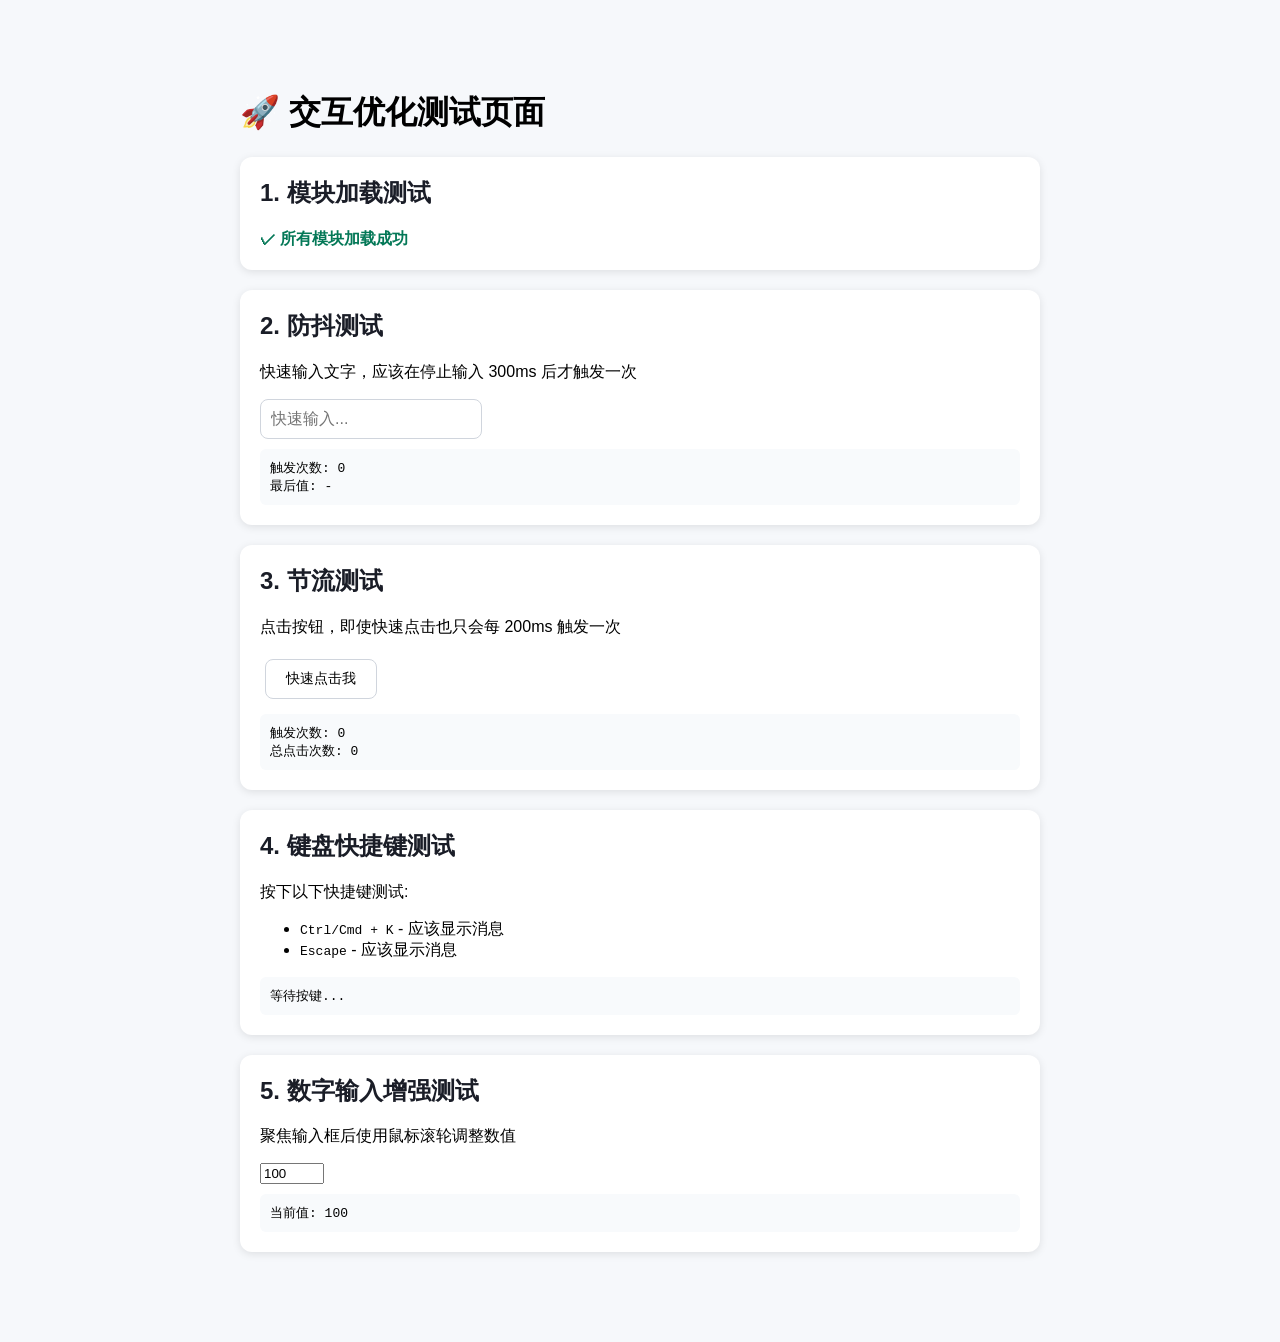
<file: test-optimizations.html>
<!DOCTYPE html>
<html lang="zh-CN">
<head>
  <meta charset="UTF-8">
  <meta name="viewport" content="width=device-width, initial-scale=1.0">
  <title>交互优化测试</title>
  <style>
    body {
      font-family: -apple-system, BlinkMacSystemFont, "Segoe UI", sans-serif;
      max-width: 800px;
      margin: 50px auto;
      padding: 20px;
      background: #f6f8fb;
    }
    .test-section {
      background: white;
      padding: 20px;
      margin: 20px 0;
      border-radius: 12px;
      box-shadow: 0 2px 8px rgba(0,0,0,0.1);
    }
    .test-section h2 {
      margin-top: 0;
      color: #1a1d27;
    }
    .success { color: #047857; font-weight: bold; }
    .error { color: #f04438; font-weight: bold; }
    button {
      padding: 10px 20px;
      margin: 5px;
      border: 1px solid #d0d5dd;
      border-radius: 8px;
      background: white;
      cursor: pointer;
      font-size: 14px;
    }
    button:hover {
      background: #f0f2f5;
    }
    #testInput {
      width: 200px;
      padding: 10px;
      border: 1px solid #d0d5dd;
      border-radius: 8px;
      font-size: 16px;
    }
    .result {
      margin-top: 10px;
      padding: 10px;
      background: #f8fafc;
      border-radius: 6px;
      font-family: monospace;
    }
  </style>
</head>
<body>
  <h1>🚀 交互优化测试页面</h1>
  
  <div class="test-section">
    <h2>1. 模块加载测试</h2>
    <div id="moduleTest">测试中...</div>
  </div>

  <div class="test-section">
    <h2>2. 防抖测试</h2>
    <p>快速输入文字，应该在停止输入 300ms 后才触发一次</p>
    <input type="text" id="testInput" placeholder="快速输入...">
    <div class="result">
      触发次数: <span id="debounceCount">0</span><br>
      最后值: <span id="debounceValue">-</span>
    </div>
  </div>

  <div class="test-section">
    <h2>3. 节流测试</h2>
    <p>点击按钮，即使快速点击也只会每 200ms 触发一次</p>
    <button id="throttleBtn">快速点击我</button>
    <div class="result">
      触发次数: <span id="throttleCount">0</span><br>
      总点击次数: <span id="clickCount">0</span>
    </div>
  </div>

  <div class="test-section">
    <h2>4. 键盘快捷键测试</h2>
    <p>按下以下快捷键测试:</p>
    <ul>
      <li><kbd>Ctrl/Cmd + K</kbd> - 应该显示消息</li>
      <li><kbd>Escape</kbd> - 应该显示消息</li>
    </ul>
    <div class="result" id="keyboardResult">等待按键...</div>
  </div>

  <div class="test-section">
    <h2>5. 数字输入增强测试</h2>
    <p>聚焦输入框后使用鼠标滚轮调整数值</p>
    <input type="number" id="numberInput" value="100" min="0" max="1000" step="10">
    <div class="result">
      当前值: <span id="numberValue">100</span>
    </div>
  </div>

  <script type="module">
    import {
      debounce,
      throttle,
      KeyboardShortcuts,
      enhanceNumberInput,
      createLoadingIndicator
    } from './js/interaction.js';

    // 1. 模块加载测试
    document.getElementById('moduleTest').innerHTML = 
      '<span class="success">✓ 所有模块加载成功</span>';

    // 2. 防抖测试
    let debounceCount = 0;
    const debouncedFn = debounce((value) => {
      debounceCount++;
      document.getElementById('debounceCount').textContent = debounceCount;
      document.getElementById('debounceValue').textContent = value;
    }, 300);

    document.getElementById('testInput').addEventListener('input', (e) => {
      debouncedFn(e.target.value);
    });

    // 3. 节流测试
    let throttleCount = 0;
    let clickCount = 0;
    const throttledFn = throttle(() => {
      throttleCount++;
      document.getElementById('throttleCount').textContent = throttleCount;
    }, 200);

    document.getElementById('throttleBtn').addEventListener('click', () => {
      clickCount++;
      document.getElementById('clickCount').textContent = clickCount;
      throttledFn();
    });

    // 4. 键盘快捷键测试
    const kb = new KeyboardShortcuts();
    const keyboardResult = document.getElementById('keyboardResult');
    
    kb.register('k', {
      ctrl: true,
      meta: true,
      handler: () => {
        keyboardResult.innerHTML = '<span class="success">✓ Ctrl/Cmd+K 触发成功！</span>';
        setTimeout(() => {
          keyboardResult.textContent = '等待按键...';
        }, 2000);
      }
    });

    kb.register('escape', {
      handler: () => {
        keyboardResult.innerHTML = '<span class="success">✓ Escape 触发成功！</span>';
        setTimeout(() => {
          keyboardResult.textContent = '等待按键...';
        }, 2000);
      }
    });

    // 5. 数字输入增强测试
    const numberInput = document.getElementById('numberInput');
    enhanceNumberInput(numberInput, {
      onchange: (value) => {
        document.getElementById('numberValue').textContent = value;
      }
    });

    // 显示操作系统信息
    const isMac = /Mac|iPhone|iPad|iPod/.test(navigator.platform);
    console.log('检测到操作系统:', isMac ? 'macOS' : '其他');
  </script>
</body>
</html>
</file>
<file: styles.css>
:root {
  color-scheme: light;
  --bg: #f6f8fb;
  --panel: #ffffff;
  --text: #101828;
  --muted: #667085;
  --line: #e4e7ec;
  --soft-line: #f0f2f5;
  --primary: #3b82f6;
  --primary-dark: #2563eb;
  --green: #047857;
  --orange: #b45309;
  --red: #f04438;
  --shadow: 0 18px 45px rgba(16, 24, 40, 0.08);
  --radius: 22px;
  --card-current-border: #3b82f6;
  --card-zero-border: #b45309;
  --card-full-border: #047857;
  --card-delta-border: #98a2b3;
  --viz-series-1: #2563eb;
  --viz-series-2: #c2410c;
  --viz-series-3: #047857;
  --viz-series-4: #b91c1c;
  --viz-series-5: #7e22ce;
  --viz-series-6: #0e7490;
  --viz-current: #b45309;
  --chart-bg-start: #ffffff;
  --chart-bg-end: #fbfdff;
  --chart-grid: #eef2f6;
  --chart-axis: #d0d5dd;
  --chart-label: #667085;
  --chart-point-stroke: #ffffff;
  --chart-tooltip-bg: #101828;
  --chart-tooltip-text: #f9fafb;
  --chart-tooltip-border: #344054;
}

:root.dark-mode {
  color-scheme: dark;
  --bg: #0f1117;
  --panel: #1a1d27;
  --text: #e5e7eb;
  --muted: #9ca3af;
  --line: #2d3139;
  --soft-line: #1f222a;
  --shadow: 0 18px 45px rgba(0, 0, 0, 0.3);
  --card-current-border: #60a5fa;
  --card-zero-border: #fbbf24;
  --card-full-border: #34d399;
  --card-delta-border: #6b7280;
  --viz-series-1: #60a5fa;
  --viz-series-2: #fb923c;
  --viz-series-3: #34d399;
  --viz-series-4: #f87171;
  --viz-series-5: #c084fc;
  --viz-series-6: #22d3ee;
  --viz-current: #fbbf24;
  --chart-bg-start: #1a1d27;
  --chart-bg-end: #13151d;
  --chart-grid: #2d3139;
  --chart-axis: #4b5563;
  --chart-label: #9ca3af;
  --chart-point-stroke: #1a1d27;
  --chart-tooltip-bg: #f3f4f6;
  --chart-tooltip-text: #111827;
  --chart-tooltip-border: #d1d5db;
}

* {
  box-sizing: border-box;
}

body {
  margin: 0;
  min-height: 100vh;
  background:
    radial-gradient(circle at top left, rgba(59, 130, 246, 0.14), transparent 34rem),
    linear-gradient(180deg, #fbfcff 0%, var(--bg) 100%);
  color: var(--text);
  font-family: -apple-system, BlinkMacSystemFont, "Segoe UI", "PingFang SC", "Hiragino Sans GB", "Microsoft YaHei", sans-serif;
  line-height: 1.5;
  transition: background 0.3s ease, color 0.3s ease;
}

:root.dark-mode body {
  background:
    radial-gradient(circle at top left, rgba(59, 130, 246, 0.08), transparent 34rem),
    linear-gradient(180deg, #13151d 0%, var(--bg) 100%);
}

.page {
  width: min(1180px, calc(100% - 32px));
  margin: 0 auto;
  padding: 44px 0 56px;
}

header {
  display: grid;
  grid-template-columns: 1fr auto;
  gap: 24px;
  align-items: end;
  margin-bottom: 28px;
}

h1 {
  margin: 0 0 10px;
  font-size: clamp(30px, 5vw, 52px);
  line-height: 1.06;
  letter-spacing: -0.045em;
  background: linear-gradient(135deg, var(--text) 0%, var(--primary) 100%);
  -webkit-background-clip: text;
  -webkit-text-fill-color: transparent;
  background-clip: text;
}

.lead {
  max-width: 760px;
  margin: 0;
  color: var(--muted);
  font-size: 17px;
}

.formula-pill {
  align-self: center;
  padding: 14px 18px;
  border: 1px solid var(--line);
  border-radius: 999px;
  background: linear-gradient(135deg, rgba(255, 255, 255, 0.9) 0%, rgba(59, 130, 246, 0.05) 100%);
  box-shadow: 0 10px 25px rgba(16, 24, 40, 0.05);
  color: var(--muted);
  font-size: 14px;
  white-space: nowrap;
  font-family: "SF Mono", "Fira Code", "Fira Mono", "Roboto Mono", monospace;
  font-weight: 500;
  letter-spacing: -0.01em;
}

main {
  margin-bottom: 24px;
}

/* 工具栏 */
main > .toolbar {
  margin-bottom: 18px;
  padding: 14px 18px;
  border: 1px solid var(--line);
  border-radius: var(--radius);
  background: var(--panel);
  box-shadow: var(--shadow);
}

.grid {
  display: grid;
  gap: 18px;
}

.top-grid {
  grid-template-columns: minmax(0, 1fr) minmax(0, 1fr);
  margin-bottom: 18px;
}

.panel {
  border: 1px solid var(--line);
  border-radius: var(--radius);
  background: var(--panel);
  box-shadow: var(--shadow);
  overflow: hidden;
  transition: transform 0.2s ease, box-shadow 0.2s ease;
}

.panel:hover {
  transform: translateY(-2px);
  box-shadow: 0 22px 50px rgba(16, 24, 40, 0.12);
}

.panel-head {
  display: flex;
  justify-content: space-between;
  gap: 16px;
  padding: 22px 24px 10px;
}

.panel-title {
  margin: 0;
  font-size: 18px;
  font-weight: 750;
  letter-spacing: -0.01em;
}

.panel-note {
  margin: 4px 0 0;
  color: var(--muted);
  font-size: 13px;
}

.inputs {
  display: grid;
  grid-template-columns: repeat(2, minmax(0, 1fr));
  gap: 14px;
  padding: 16px 24px 24px;
}

label {
  display: grid;
  gap: 8px;
  color: #344054;
  font-size: 13px;
  font-weight: 650;
}

:root.dark-mode label {
  color: #d1d5db;
}

.unit {
  color: var(--muted);
  font-weight: 500;
}

input,
select {
  width: 100%;
  border: 1px solid #d0d5dd;
  border-radius: 14px;
  padding: 12px 13px;
  color: var(--text);
  background: var(--panel);
  font: inherit;
  font-size: 16px;
  font-variant-numeric: tabular-nums;
  outline: none;
  transition: border-color 0.15s ease, box-shadow 0.15s ease;
}

:root.dark-mode input,
:root.dark-mode select {
  border-color: #374151;
}

input:focus,
select:focus {
  border-color: var(--primary);
  box-shadow: 0 0 0 4px rgba(59, 130, 246, 0.14);
}

input:hover:not(:focus),
select:hover:not(:focus) {
  border-color: #9ca3af;
}

.preset-row {
  padding: 16px 24px 0;
}

.preset-hint {
  margin: 10px 0 0;
  color: var(--muted);
  font-size: 12px;
}

.summary-grid {
  grid-template-columns: repeat(4, minmax(0, 1fr));
  margin-bottom: 18px;
}

.card {
  padding: 22px;
  border: 1px solid var(--line);
  border-radius: var(--radius);
  background: var(--panel);
  box-shadow: var(--shadow);
  border-left: 4px solid transparent;
  transition: transform 0.2s ease, box-shadow 0.2s ease, border-color 0.3s ease;
}

.card:hover {
  transform: translateY(-2px);
  box-shadow: 0 22px 50px rgba(16, 24, 40, 0.12);
}

.card:nth-child(1) {
  border-left-color: var(--card-current-border);
}

.card:nth-child(2) {
  border-left-color: var(--card-zero-border);
}

.card:nth-child(3) {
  border-left-color: var(--card-full-border);
}

.card:nth-child(4) {
  border-left-color: var(--card-delta-border);
}

.card-label {
  display: block;
  color: var(--muted);
  font-size: 13px;
  font-weight: 700;
  letter-spacing: 0.02em;
}

.card-value {
  margin-top: 8px;
  display: block;
  font-size: clamp(24px, 3vw, 34px);
  line-height: 1;
  font-weight: 820;
  letter-spacing: -0.035em;
  font-variant-numeric: tabular-nums;
  transition: color 0.3s ease;
}

.card:nth-child(1) .card-value {
  color: var(--primary);
}

.card:nth-child(2) .card-value {
  color: var(--orange);
}

.card:nth-child(3) .card-value {
  color: var(--green);
}

.card-sub {
  margin-top: 9px;
  color: var(--muted);
  font-size: 13px;
  min-height: 20px;
}

.chart-panel {
  padding: 0;
}

.chart-controls {
  display: flex;
  align-items: center;
  gap: 14px;
  flex-wrap: wrap;
  padding: 0 24px 18px;
}

.chart-rate-control {
  display: grid;
  grid-template-columns: auto auto minmax(180px, 260px);
  align-items: center;
  gap: 10px;
  color: var(--muted);
  font-size: 13px;
  font-weight: 650;
}

.chart-rate-control output {
  min-width: 48px;
  color: var(--text);
  font-variant-numeric: tabular-nums;
}

.chart-rate-control input[type="range"] {
  width: 100%;
  padding: 0;
  border: 0;
  border-radius: 0;
  background: transparent;
  box-shadow: none;
  accent-color: var(--primary);
  cursor: pointer;
}

.control-inline {
  display: flex;
  align-items: center;
  gap: 10px;
  color: #344054;
  font-size: 13px;
  font-weight: 700;
}

.control-inline input {
  width: 110px;
  padding: 9px 11px;
  font-size: 14px;
  border-radius: 12px;
}

.model-selector {
  display: flex;
  flex-wrap: wrap;
  gap: 12px;
  padding: 16px 24px;
  border-bottom: 1px solid var(--soft-line);
}

.model-selector-label {
  display: flex;
  align-items: center;
  gap: 8px;
  padding: 8px 14px;
  border: 1px solid var(--line);
  border-radius: 12px;
  background: var(--panel);
  cursor: pointer;
  font-size: 13px;
  font-weight: 600;
  transition: all 0.2s ease;
  user-select: none;
}

.model-selector-label:hover:not(.disabled) {
  border-color: var(--primary);
  background: rgba(59, 130, 246, 0.05);
}

.model-selector-label.disabled {
  opacity: 0.7;
  cursor: not-allowed;
}

.model-selector-label input[type="checkbox"] {
  width: 16px;
  height: 16px;
  padding: 0;
  border-radius: 4px;
  cursor: pointer;
}

.model-selector-label.disabled input[type="checkbox"] {
  cursor: not-allowed;
}

.model-color-indicator {
  display: inline-block;
  width: 24px;
  height: 3px;
  border-radius: 2px;
  flex-shrink: 0;
}

.model-name {
  white-space: nowrap;
}

.status {
  margin-left: auto;
  color: var(--muted);
  font-size: 13px;
}

.chart-wrap {
  position: relative;
  padding: 0 18px 22px;
}

.chart-wrap > svg {
  display: block;
  width: 100%;
  height: auto;
  border: 1px solid var(--soft-line);
  border-radius: 18px;
  background: linear-gradient(180deg, var(--chart-bg-start) 0%, var(--chart-bg-end) 100%);
}

.axis-label {
  fill: var(--chart-label);
  font-size: 12px;
  font-weight: 650;
}

.tick-label {
  fill: var(--chart-label);
  font-size: 11px;
  font-variant-numeric: tabular-nums;
}

.grid-line {
  stroke: var(--chart-grid);
  stroke-width: 1;
}

.axis-line {
  stroke: var(--chart-axis);
  stroke-width: 1.2;
}

.cost-line {
  fill: none;
  stroke: var(--primary);
  stroke-width: 4;
  stroke-linecap: round;
  stroke-linejoin: round;
  filter: drop-shadow(0 8px 10px rgba(37, 99, 235, 0.18));
}

.area-fill {
  fill: url(#areaGradient);
}

.current-line {
  stroke: var(--viz-current);
  stroke-width: 2;
  stroke-dasharray: 6 7;
}

.current-dot {
  fill: var(--viz-current);
  stroke: var(--chart-point-stroke);
  stroke-width: 4;
}

.selection-line {
  stroke: var(--chart-axis);
  stroke-width: 1;
  stroke-dasharray: 3 5;
}

.hover-dot,
.key-point-dot {
  stroke: var(--chart-point-stroke);
  stroke-width: 3;
}

.key-point-label {
  fill: var(--text);
  stroke: var(--chart-bg-start);
  stroke-width: 5;
  stroke-linejoin: round;
  paint-order: stroke fill;
  font-size: 12px;
  font-weight: 650;
  font-variant-numeric: tabular-nums;
  pointer-events: none;
}

.hover-layer {
  cursor: crosshair;
}

.tooltip {
  position: absolute;
  z-index: 3;
  width: max-content;
  min-width: 240px;
  max-width: min(520px, calc(100% - 32px));
  padding: 12px 13px;
  border: 1px solid var(--chart-tooltip-border);
  border-radius: 14px;
  background: var(--chart-tooltip-bg);
  color: var(--chart-tooltip-text);
  box-shadow: 0 16px 32px rgba(16, 24, 40, 0.22);
  font-size: 13px;
  pointer-events: none;
  opacity: 0;
  transition: opacity 0.12s ease;
}

.tooltip-heading {
  margin-bottom: 8px;
  font-weight: 700;
  font-variant-numeric: tabular-nums;
}

.tooltip-model-summary,
.tooltip-comparison-row {
  display: grid;
  grid-template-columns: auto minmax(0, 1fr) auto;
  align-items: center;
  gap: 7px;
}

.tooltip-model-name {
  overflow: hidden;
  text-overflow: ellipsis;
  white-space: nowrap;
}

.tooltip-total {
  font-weight: 700;
  font-variant-numeric: tabular-nums;
}

.tooltip-swatch {
  width: 9px;
  height: 9px;
  border-radius: 50%;
}

.tooltip-breakdown {
  display: grid;
  grid-template-columns: repeat(2, minmax(0, 1fr));
  gap: 4px 16px;
  margin-top: 9px;
}

.tooltip-breakdown-row {
  display: flex;
  justify-content: space-between;
  gap: 12px;
  color: var(--chart-tooltip-text);
}

.tooltip-breakdown-row span:last-child {
  font-variant-numeric: tabular-nums;
}

.tooltip-comparison {
  display: grid;
  grid-template-columns: repeat(2, minmax(0, 1fr));
  gap: 5px 16px;
  margin-top: 10px;
  padding-top: 9px;
  border-top: 1px solid var(--chart-tooltip-border);
}

.chart-point-details {
  display: block;
  min-height: 20px;
  margin: -8px 24px 16px;
  color: var(--text);
  font-size: 13px;
  font-variant-numeric: tabular-nums;
}

.help {
  margin: 14px 24px 24px;
  padding: 14px 16px;
  border-radius: 16px;
  background: #f8fafc;
  color: var(--muted);
  font-size: 13px;
  border: 1px solid var(--soft-line);
}

:root.dark-mode .help {
  background: #1f222a;
  border-color: #2d3139;
}

.help code {
  color: #344054;
  font-weight: 700;
  background: rgba(59, 130, 246, 0.08);
  padding: 2px 6px;
  border-radius: 6px;
}

:root.dark-mode .help code {
  color: #93c5fd;
  background: rgba(59, 130, 246, 0.15);
}

.warning {
  color: #92400e;
  font-weight: 750;
}

footer {
  margin-top: 32px;
  padding-top: 24px;
  border-top: 1px solid var(--line);
  text-align: center;
  color: var(--muted);
  font-size: 13px;
}

footer a {
  color: var(--primary);
  text-decoration: none;
}

footer a:hover {
  text-decoration: underline;
}

.theme-toggle,
.clear-storage {
  position: fixed;
  bottom: 24px;
  width: 52px;
  height: 52px;
  padding: 0;
  border-radius: 50%;
  border: 1px solid var(--line);
  background: var(--panel);
  box-shadow: 0 4px 12px rgba(0, 0, 0, 0.1);
  cursor: pointer;
  display: flex;
  align-items: center;
  justify-content: center;
  font-size: 24px;
  transition: all 0.3s ease;
  z-index: 100;
}

.theme-toggle { right: 24px; font-size: 24px; }
.clear-storage { right: 88px; font-size: 22px; }

.theme-toggle:hover,
.clear-storage:hover {
  transform: scale(1.1);
  box-shadow: 0 6px 20px rgba(0, 0, 0, 0.15);
}

.theme-toggle:active,
.clear-storage:active {
  transform: scale(0.95);
}

.clear-storage:focus-visible,
.theme-toggle:focus-visible {
  outline: 3px solid rgba(59, 130, 246, 0.35);
  outline-offset: 3px;
}

@keyframes fadeIn {
  from {
    opacity: 0;
    transform: translateY(10px);
  }
  to {
    opacity: 1;
    transform: translateY(0);
  }
}

.panel,
.card {
  animation: fadeIn 0.4s ease-out;
}

.card:nth-child(2) {
  animation-delay: 0.05s;
}

.card:nth-child(3) {
  animation-delay: 0.1s;
}

.card:nth-child(4) {
  animation-delay: 0.15s;
}

.pricing-table-title {
  margin-bottom: 16px;
  padding-left: 4px;
}

.pricing-table-section {
  margin-top: 24px;
  margin-bottom: 18px;
}

.pricing-table-wrap {
  overflow-x: auto;
  border: 1px solid var(--line);
  border-radius: var(--radius);
  background: var(--panel);
  box-shadow: var(--shadow);
}

.pricing-table {
  width: 100%;
  min-width: 820px;
  border-collapse: collapse;
  font-size: 14px;
  table-layout: fixed;
}

.pricing-table th,
.pricing-table td {
  padding: 11px 16px;
  text-align: left;
  border-bottom: 1px solid var(--soft-line);
  line-height: 1.35;
  white-space: nowrap;
}

.pricing-table th {
  background: linear-gradient(180deg, rgba(59, 130, 246, 0.05) 0%, transparent 100%);
  color: var(--muted);
  font-size: 12px;
  font-weight: 700;
  letter-spacing: 0.02em;
}

.pricing-table th:first-child,
.pricing-table td:first-child {
  width: 28%;
}

.pricing-table th:nth-child(2),
.pricing-table td:nth-child(2) {
  width: 15%;
}

.pricing-table th:nth-child(n + 3),
.pricing-table td:nth-child(n + 3) {
  width: 14.25%;
  text-align: right;
}

.pricing-table tbody tr:last-child td {
  border-bottom: none;
}

.pricing-table tbody tr:nth-child(even) {
  background: rgba(59, 130, 246, 0.025);
}

.pricing-table tbody tr.pricing-vendor-openai {
  background: rgba(37, 99, 235, 0.07);
}

.pricing-table tbody tr.pricing-vendor-anthropic {
  background: rgba(245, 158, 11, 0.08);
}

.pricing-table tbody tr.pricing-vendor-xai {
  background: rgba(71, 85, 105, 0.07);
}

.pricing-table tbody tr.pricing-vendor-kimi {
  background: rgba(6, 182, 212, 0.08);
}

.pricing-table tbody tr.pricing-vendor-deepseek {
  background: rgba(16, 185, 129, 0.08);
}

.pricing-table tbody tr.pricing-vendor-zhipu {
  background: rgba(139, 92, 246, 0.07);
}

.pricing-table tbody tr.pricing-vendor-cursor {
  background: rgba(234, 88, 12, 0.08);
}

.pricing-table tbody tr.pricing-vendor-other {
  background: rgba(100, 116, 139, 0.05);
}

.pricing-table tbody tr:hover {
  background: rgba(59, 130, 246, 0.03);
}

:root.dark-mode .pricing-table tbody tr:nth-child(even) {
  background: rgba(59, 130, 246, 0.045);
}

:root.dark-mode .pricing-table tbody tr.pricing-vendor-openai {
  background: rgba(96, 165, 250, 0.12);
}

:root.dark-mode .pricing-table tbody tr.pricing-vendor-anthropic {
  background: rgba(251, 191, 36, 0.12);
}

:root.dark-mode .pricing-table tbody tr.pricing-vendor-xai {
  background: rgba(148, 163, 184, 0.12);
}

:root.dark-mode .pricing-table tbody tr.pricing-vendor-kimi {
  background: rgba(34, 211, 238, 0.12);
}

:root.dark-mode .pricing-table tbody tr.pricing-vendor-deepseek {
  background: rgba(52, 211, 153, 0.12);
}

:root.dark-mode .pricing-table tbody tr.pricing-vendor-zhipu {
  background: rgba(192, 132, 252, 0.12);
}

:root.dark-mode .pricing-table tbody tr.pricing-vendor-cursor {
  background: rgba(251, 146, 60, 0.12);
}

:root.dark-mode .pricing-table tbody tr.pricing-vendor-other {
  background: rgba(148, 163, 184, 0.08);
}

:root.dark-mode .pricing-table tbody tr:hover {
  background: rgba(59, 130, 246, 0.08);
}

.pricing-table .pricing-model-name {
  font-weight: 650;
  color: var(--text);
}

.pricing-table .pricing-vendor {
  color: var(--muted);
  font-size: 13px;
}

.pricing-table .pricing-number {
  font-variant-numeric: tabular-nums;
  color: var(--text);
}

.price-zero {
  color: var(--muted) !important;
  font-style: italic;
}

.pricing-note {
  margin-top: 12px;
  color: var(--muted);
  font-size: 12px;
  text-align: center;
}

@media (max-width: 920px) {
  header,
  .top-grid,
  .summary-grid {
    grid-template-columns: 1fr;
  }

  .formula-pill {
    justify-self: start;
    white-space: normal;
  }
}

@media (max-width: 620px) {
  .page {
    width: min(100% - 20px, 1180px);
    padding-top: 26px;
  }

  .inputs {
    grid-template-columns: 1fr;
    padding: 14px 16px 18px;
  }

  .panel-head,
  .chart-controls {
    padding-left: 16px;
    padding-right: 16px;
  }

  .card {
    padding: 18px;
  }

  .status {
    width: 100%;
    margin-left: 0;
  }

  .chart-rate-control {
    width: 100%;
    grid-template-columns: auto 1fr;
  }

  .chart-rate-control input[type="range"] {
    grid-column: 1 / -1;
  }

  .tooltip-breakdown,
  .tooltip-comparison {
    grid-template-columns: 1fr;
  }
}
/* models.dev 真实模型浏览器 */
body.md-modal-open { overflow: hidden; }
.preset-head { display: flex; align-items: flex-end; gap: 12px; flex-wrap: wrap; }
.preset-head label { flex: 1; min-width: 240px; }
.md-btn { appearance: none; border: 1px solid var(--line); background: var(--panel); color: var(--primary-dark); font: inherit; font-size: 14px; font-weight: 600; padding: 11px 15px; border-radius: 14px; cursor: pointer; white-space: nowrap; flex-shrink: 0; }
.md-btn:hover { border-color: var(--primary); background: rgba(59, 130, 246, .06); }
.md-btn:disabled { opacity: .65; cursor: progress; }
.md-btn .md-dot { color: var(--green); margin-right: 7px; font-size: 11px; vertical-align: middle; }
.md-overlay { position: fixed; inset: 0; display: none; align-items: center; justify-content: center; overflow-x: auto; padding: 28px; z-index: 50; background: rgba(16, 24, 40, .36); backdrop-filter: blur(6px); }
.md-overlay.open { display: flex; }
.md-modal { width: min(1240px, calc(100vw - 56px)); min-width: 1100px; max-height: min(88vh, 820px); display: flex; flex-direction: column; overflow: hidden; border: 1px solid var(--line); border-radius: var(--radius); background: linear-gradient(180deg, rgba(255, 255, 255, .98), var(--panel)); box-shadow: 0 24px 70px rgba(16, 24, 40, .18); }
:root.dark-mode .md-modal { background: linear-gradient(180deg, rgba(31, 34, 42, .98), var(--panel)); box-shadow: 0 24px 70px rgba(0, 0, 0, .42); }
.md-head { display: flex; align-items: flex-start; justify-content: space-between; gap: 18px; padding: 22px 24px 16px; border-bottom: 1px solid var(--soft-line); }
.md-titleline { display: flex; align-items: center; gap: 10px; }
.md-ledger-mark { width: 34px; height: 34px; display: grid; place-items: center; border: 1px solid rgba(59, 130, 246, .22); border-radius: 12px; background: linear-gradient(135deg, rgba(59, 130, 246, .16), rgba(18, 183, 106, .12)), var(--bg); color: var(--primary-dark); font: 700 13px "SF Mono", "Fira Code", monospace; }
.md-head h3 { margin: 0; font-size: 20px; line-height: 1.2; letter-spacing: -.035em; }
.md-sub { max-width: 760px; margin: 8px 0 0; color: var(--muted); font-size: 13px; line-height: 1.55; }
.md-close { appearance: none; width: 36px; height: 36px; flex-shrink: 0; border: 1px solid transparent; border-radius: 12px; background: transparent; color: var(--muted); font-size: 24px; cursor: pointer; }
.md-close:hover { background: var(--soft-line); border-color: var(--line); color: var(--text); }
.md-controls { padding: 18px 24px 12px; }
.md-search { width: 100%; margin: 0; padding: 12px 14px; border: 1px solid var(--line); border-radius: 15px; background: var(--bg); color: var(--text); font: inherit; font-size: 15px; }
.md-filter-bar { display: flex; align-items: end; gap: 10px; margin-top: 12px; }
.md-provider-filter { position: relative; }
.md-provider-filter summary, .md-clear, .md-confirm { border: 1px solid var(--line); border-radius: 12px; background: var(--panel); color: var(--text); font: inherit; cursor: pointer; }
.md-provider-filter summary { min-width: 150px; padding: 10px 12px; list-style-position: inside; }
.md-provider-menu { position: absolute; z-index: 4; top: calc(100% + 8px); left: 0; width: 280px; max-height: 320px; overflow: auto; padding: 10px; border: 1px solid var(--line); border-radius: 14px; background: var(--panel); box-shadow: var(--shadow); }
.md-provider-option { display: grid; grid-template-columns: 18px 1fr; align-items: center; gap: 8px; padding: 7px; }
.md-provider-option input { width: 16px; height: 16px; padding: 0; }
.md-cache-filter { display: flex; grid-template-columns: none; align-items: center; gap: 8px; }
.md-cache-filter select { width: 160px; padding: 9px 11px; }
.md-clear { padding: 10px 12px; }
.md-status { min-height: 18px; padding-top: 10px; color: var(--muted); font-size: 12px; }
.md-table-wrap { position: relative; flex: 1; overflow: auto; border-top: 1px solid var(--soft-line); border-bottom: 1px solid var(--soft-line); }
.md-table { width: 100%; min-width: 1080px; border-collapse: separate; border-spacing: 0; font-size: 13px; }
.md-table th { position: sticky; top: 0; z-index: 2; background: var(--panel); color: var(--muted); }
.md-table th, .md-table td { padding: 12px 14px; border-bottom: 1px solid var(--soft-line); text-align: left; white-space: nowrap; }
.md-table th button { border: 0; background: transparent; color: inherit; font: inherit; font-weight: 700; cursor: pointer; }
.md-table tbody tr { cursor: pointer; outline: none; }
.md-table tbody tr:hover, .md-table tbody tr:focus-visible { background: rgba(59, 130, 246, .06); }
.md-table tbody tr.selected { background: rgba(59, 130, 246, .12); box-shadow: inset 3px 0 0 var(--primary); }
.md-model-name { display: block; max-width: 360px; overflow: hidden; text-overflow: ellipsis; color: var(--text); font-weight: 700; }
.md-model-id { display: block; max-width: 340px; overflow: hidden; text-overflow: ellipsis; color: var(--muted); font: 11px "SF Mono", "Fira Code", monospace; }
.md-number { text-align: right !important; font-family: "SF Mono", "Fira Code", monospace; font-variant-numeric: tabular-nums; }
.md-missing { color: var(--muted); }
.md-empty { margin: 24px; padding: 34px 20px; border: 1px dashed var(--line); border-radius: 16px; text-align: center; color: var(--muted); background: var(--bg); }
.md-confirm-bar { display: flex; align-items: center; justify-content: space-between; gap: 20px; padding: 16px 24px; background: var(--panel); }
.md-selection-label { display: block; color: var(--muted); font-size: 11px; text-transform: uppercase; letter-spacing: .06em; }
.md-selected-meta, #mdSelectedMeta { margin-left: 10px; color: var(--muted); font-size: 12px; }
.md-confirm { padding: 11px 18px; background: var(--primary); color: white; border-color: var(--primary); font-weight: 700; }
.md-confirm:disabled { opacity: .5; cursor: not-allowed; }

/* 交互增强样式 */
@keyframes pulse {
  0%, 100% { opacity: 1; }
  50% { opacity: 0.6; }
}

@keyframes shimmer {
  0% { background-position: -1000px 0; }
  100% { background-position: 1000px 0; }
}

.calculating {
  position: relative;
  pointer-events: none;
}

.calculating::after {
  content: '';
  position: absolute;
  top: 0;
  left: 0;
  right: 0;
  bottom: 0;
  background: linear-gradient(
    90deg,
    transparent 0%,
    rgba(59, 130, 246, 0.08) 50%,
    transparent 100%
  );
  background-size: 1000px 100%;
  animation: shimmer 1.5s infinite;
  border-radius: inherit;
  pointer-events: none;
}

.card.calculating .card-value {
  animation: pulse 1s ease-in-out infinite;
}

input:focus,
select:focus {
  transition: border-color 0.15s ease, box-shadow 0.15s ease, transform 0.1s ease;
}

input:focus {
  transform: translateY(-1px);
}

/* 键盘快捷键提示 */
.kbd {
  display: inline-block;
  padding: 2px 6px;
  border: 1px solid var(--line);
  border-radius: 4px;
  background: var(--bg);
  color: var(--muted);
  font-family: "SF Mono", "Fira Code", monospace;
  font-size: 11px;
  font-weight: 600;
  line-height: 1;
  box-shadow: 0 1px 2px rgba(16, 24, 40, 0.06);
}

.shortcut-hint {
  display: inline-flex;
  align-items: center;
  gap: 4px;
  margin-left: 8px;
  color: var(--muted);
  font-size: 12px;
}

/* 增强的按钮悬浮效果 */
.md-btn {
  position: relative;
  overflow: hidden;
  transition: all 0.2s ease;
}

.md-btn::before {
  content: '';
  position: absolute;
  top: 50%;
  left: 50%;
  width: 0;
  height: 0;
  border-radius: 50%;
  background: rgba(59, 130, 246, 0.1);
  transform: translate(-50%, -50%);
  transition: width 0.4s ease, height 0.4s ease;
}

.md-btn:hover::before {
  width: 300px;
  height: 300px;
}

.md-btn:active {
  transform: scale(0.98);
}

/* 输入框增强效果 */
input[type="number"]::-webkit-inner-spin-button,
input[type="number"]::-webkit-outer-spin-button {
  opacity: 0.6;
  transition: opacity 0.2s ease;
}

input[type="number"]:hover::-webkit-inner-spin-button,
input[type="number"]:hover::-webkit-outer-spin-button {
  opacity: 1;
}

/* 焦点可见性增强 */
*:focus-visible {
  outline: 3px solid rgba(59, 130, 246, 0.35);
  outline-offset: 2px;
}

button:focus-visible,
input:focus-visible,
select:focus-visible {
  outline: 3px solid rgba(59, 130, 246, 0.35);
  outline-offset: 2px;
}

/* 选择器复选框增强 */
.model-selector-label input[type="checkbox"] {
  transition: all 0.15s ease;
}

.model-selector-label input[type="checkbox"]:checked {
  accent-color: var(--primary);
}

/* 工具提示渐入动画 */
.tooltip {
  animation: tooltipFadeIn 0.15s ease-out;
}

@keyframes tooltipFadeIn {
  from {
    opacity: 0;
    transform: translateY(-4px);
  }
  to {
    opacity: 1;
    transform: translateY(0);
  }
}

/* 图表悬浮点的脉冲效果 */
.hover-dot {
  transition: r 0.2s ease, opacity 0.2s ease;
}

.hover-layer:hover ~ g .hover-dot {
  animation: dotPulse 1.5s ease-in-out infinite;
}

@keyframes dotPulse {
  0%, 100% {
    opacity: 1;
  }
  50% {
    opacity: 0.7;
  }
}

/* 加载状态的禁用样式 */
.calculating input,
.calculating select,
.calculating button {
  cursor: wait;
}

/* 平滑的颜色过渡 */
.card-value,
.card-label,
.status {
  transition: color 0.3s ease;
}

/* 响应式焦点指示器 */
@media (prefers-reduced-motion: reduce) {
  *,
  *::before,
  *::after {
    animation-duration: 0.01ms !important;
    animation-iteration-count: 1 !important;
    transition-duration: 0.01ms !important;
  }

  .calculating::after {
    animation: none;
    opacity: 0.5;
  }
}

/* ==================== 第二阶段优化样式 ==================== */

/* Toast 通知 */
.toast-container {
  position: fixed;
  z-index: 9999;
  pointer-events: none;
  display: flex;
  flex-direction: column;
  gap: 12px;
  padding: 20px;
}

.toast-container[data-position="top-right"] {
  top: 0;
  right: 0;
}

.toast-container[data-position="top-center"] {
  top: 0;
  left: 50%;
  transform: translateX(-50%);
}

.toast-container[data-position="bottom-right"] {
  bottom: 0;
  right: 0;
}

.toast-container[data-position="bottom-center"] {
  bottom: 0;
  left: 50%;
  transform: translateX(-50%);
}

.toast {
  display: flex;
  align-items: center;
  gap: 10px;
  min-width: 280px;
  max-width: 420px;
  padding: 14px 18px;
  border-radius: 12px;
  background: var(--panel);
  border: 1px solid var(--line);
  box-shadow: 0 8px 24px rgba(16, 24, 40, 0.15);
  pointer-events: auto;
  opacity: 0;
  transform: translateY(-20px);
  transition: all 0.3s cubic-bezier(0.4, 0, 0.2, 1);
}

.toast-show {
  opacity: 1;
  transform: translateY(0);
}

.toast-hide {
  opacity: 0;
  transform: translateY(-20px) scale(0.95);
}

.toast-icon {
  font-size: 20px;
  flex-shrink: 0;
}

.toast-message {
  flex: 1;
  font-size: 14px;
  line-height: 1.4;
  color: var(--text);
}

.toast-success {
  border-left: 4px solid var(--green);
}

.toast-error {
  border-left: 4px solid var(--red);
}

.toast-warning {
  border-left: 4px solid var(--orange);
}

.toast-info {
  border-left: 4px solid var(--primary);
}

/* 确认对话框 */
.confirm-overlay {
  position: fixed;
  inset: 0;
  z-index: 9998;
  display: flex;
  align-items: center;
  justify-content: center;
  background: rgba(16, 24, 40, 0.4);
  backdrop-filter: blur(4px);
  opacity: 0;
  transition: opacity 0.2s ease;
}

.confirm-overlay.confirm-show {
  opacity: 1;
}

.confirm-dialog {
  width: min(440px, calc(100vw - 40px));
  background: var(--panel);
  border: 1px solid var(--line);
  border-radius: 18px;
  box-shadow: 0 20px 50px rgba(16, 24, 40, 0.2);
  transform: scale(0.95);
  transition: transform 0.2s cubic-bezier(0.4, 0, 0.2, 1);
}

.confirm-show .confirm-dialog {
  transform: scale(1);
}

.confirm-header {
  padding: 20px 24px 14px;
  border-bottom: 1px solid var(--soft-line);
}

.confirm-title {
  margin: 0;
  font-size: 18px;
  font-weight: 700;
  color: var(--text);
}

.confirm-body {
  padding: 18px 24px;
}

.confirm-message {
  margin: 0;
  font-size: 15px;
  line-height: 1.6;
  color: var(--text);
}

.confirm-footer {
  display: flex;
  gap: 10px;
  padding: 14px 24px 20px;
}

.confirm-btn {
  flex: 1;
  padding: 11px 20px;
  border: 1px solid var(--line);
  border-radius: 10px;
  background: var(--panel);
  color: var(--text);
  font: inherit;
  font-size: 14px;
  font-weight: 600;
  cursor: pointer;
  transition: all 0.15s ease;
}

.confirm-btn:hover {
  background: var(--bg);
  transform: translateY(-1px);
}

.confirm-btn:active {
  transform: translateY(0);
}

.confirm-btn-confirm {
  background: var(--primary);
  border-color: var(--primary);
  color: white;
}

.confirm-btn-confirm:hover {
  background: var(--primary-dark);
  border-color: var(--primary-dark);
}

.confirm-dialog-danger .confirm-btn-confirm {
  background: var(--red);
  border-color: var(--red);
}

.confirm-dialog-danger .confirm-btn-confirm:hover {
  background: #dc2626;
  border-color: #dc2626;
}

.confirm-dialog-warning .confirm-btn-confirm {
  background: var(--orange);
  border-color: var(--orange);
}

/* 历史记录面板 */
.history-overlay {
  position: fixed;
  inset: 0;
  z-index: 9997;
  display: flex;
  align-items: center;
  justify-content: center;
  background: rgba(16, 24, 40, 0.4);
  backdrop-filter: blur(4px);
  opacity: 0;
  transition: opacity 0.2s ease;
}

.history-overlay.history-show {
  opacity: 1;
}

.history-panel {
  width: min(540px, calc(100vw - 40px));
  max-height: min(680px, calc(100vh - 80px));
  display: flex;
  flex-direction: column;
  background: var(--panel);
  border: 1px solid var(--line);
  border-radius: 18px;
  box-shadow: 0 20px 50px rgba(16, 24, 40, 0.2);
  transform: translateY(20px);
  transition: transform 0.2s cubic-bezier(0.4, 0, 0.2, 1);
}

.history-show .history-panel {
  transform: translateY(0);
}

.history-header {
  display: flex;
  align-items: center;
  justify-content: space-between;
  padding: 20px 24px;
  border-bottom: 1px solid var(--soft-line);
}

.history-title {
  margin: 0;
  font-size: 18px;
  font-weight: 700;
  color: var(--text);
}

.history-close {
  width: 32px;
  height: 32px;
  padding: 0;
  border: 1px solid transparent;
  border-radius: 8px;
  background: transparent;
  color: var(--muted);
  font-size: 24px;
  line-height: 1;
  cursor: pointer;
  transition: all 0.15s ease;
}

.history-close:hover {
  background: var(--soft-line);
  border-color: var(--line);
  color: var(--text);
}

.history-body {
  flex: 1;
  overflow-y: auto;
  padding: 16px 24px;
}

.history-empty {
  padding: 60px 20px;
  text-align: center;
  color: var(--muted);
  font-size: 15px;
}

.history-item {
  padding: 16px;
  margin-bottom: 12px;
  border: 1px solid var(--line);
  border-radius: 12px;
  background: var(--bg);
  transition: all 0.15s ease;
}

.history-item:hover {
  border-color: var(--primary);
  box-shadow: 0 4px 12px rgba(59, 130, 246, 0.1);
}

.history-item-header {
  display: flex;
  align-items: center;
  justify-content: space-between;
  gap: 12px;
  margin-bottom: 8px;
}

.history-item-label {
  flex: 1;
  font-size: 14px;
  font-weight: 600;
  color: var(--text);
  overflow: hidden;
  text-overflow: ellipsis;
  white-space: nowrap;
}

.history-item-delete {
  padding: 4px 8px;
  border: 1px solid transparent;
  border-radius: 6px;
  background: transparent;
  font-size: 16px;
  cursor: pointer;
  transition: all 0.15s ease;
}

.history-item-delete:hover {
  background: rgba(239, 68, 68, 0.1);
  border-color: rgba(239, 68, 68, 0.2);
}

.history-item-time {
  font-size: 12px;
  color: var(--muted);
  margin-bottom: 10px;
}

.history-item-load {
  width: 100%;
  padding: 8px 14px;
  border: 1px solid var(--line);
  border-radius: 8px;
  background: var(--panel);
  color: var(--primary);
  font: inherit;
  font-size: 13px;
  font-weight: 600;
  cursor: pointer;
  transition: all 0.15s ease;
}

.history-item-load:hover {
  background: rgba(59, 130, 246, 0.08);
  border-color: var(--primary);
}

.history-footer {
  padding: 14px 24px 20px;
  border-top: 1px solid var(--soft-line);
}

.history-clear-all {
  width: 100%;
  padding: 10px 16px;
  border: 1px solid rgba(239, 68, 68, 0.3);
  border-radius: 10px;
  background: transparent;
  color: var(--red);
  font: inherit;
  font-size: 14px;
  font-weight: 600;
  cursor: pointer;
  transition: all 0.15s ease;
}

.history-clear-all:hover {
  background: rgba(239, 68, 68, 0.1);
  border-color: var(--red);
}

/* 工具栏按钮组 */
.toolbar {
  display: flex;
  gap: 10px;
  align-items: center;
  flex-wrap: wrap;
}

.toolbar-btn {
  display: inline-flex;
  align-items: center;
  gap: 6px;
  padding: 9px 14px;
  border: 1px solid var(--line);
  border-radius: 10px;
  background: var(--panel);
  color: var(--text);
  font: inherit;
  font-size: 13px;
  font-weight: 600;
  cursor: pointer;
  transition: all 0.15s ease;
  white-space: nowrap;
}

.toolbar-btn:hover:not(:disabled) {
  background: var(--bg);
  border-color: var(--primary);
  transform: translateY(-1px);
}

.toolbar-btn:active:not(:disabled) {
  transform: translateY(0);
}

.toolbar-btn:disabled {
  opacity: 0.5;
  cursor: not-allowed;
}

.toolbar-btn-primary {
  background: var(--primary);
  border-color: var(--primary);
  color: white;
}

.toolbar-btn-primary:hover:not(:disabled) {
  background: var(--primary-dark);
  border-color: var(--primary-dark);
}

.toolbar-icon {
  font-size: 16px;
}

/* 撤销/重做按钮组 */
.undo-redo-group {
  display: inline-flex;
  border: 1px solid var(--line);
  border-radius: 10px;
  overflow: hidden;
}

.undo-redo-group button {
  padding: 9px 12px;
  border: none;
  border-radius: 0;
  background: var(--panel);
  color: var(--text);
  font-size: 16px;
  cursor: pointer;
  transition: all 0.15s ease;
}

.undo-redo-group button:not(:last-child) {
  border-right: 1px solid var(--line);
}

.undo-redo-group button:hover:not(:disabled) {
  background: var(--bg);
}

.undo-redo-group button:disabled {
  opacity: 0.4;
  cursor: not-allowed;
}

/* 数字格式化输入提示 */
.input-hint {
  margin-top: 4px;
  font-size: 11px;
  color: var(--muted);
  font-style: italic;
}

/* 分享按钮动画 */
@keyframes shareSuccess {
  0% { transform: scale(1); }
  50% { transform: scale(1.1); }
  100% { transform: scale(1); }
}

.toolbar-btn.share-success {
  animation: shareSuccess 0.3s ease;
  background: var(--green) !important;
  border-color: var(--green) !important;
  color: white !important;
}
</file>
